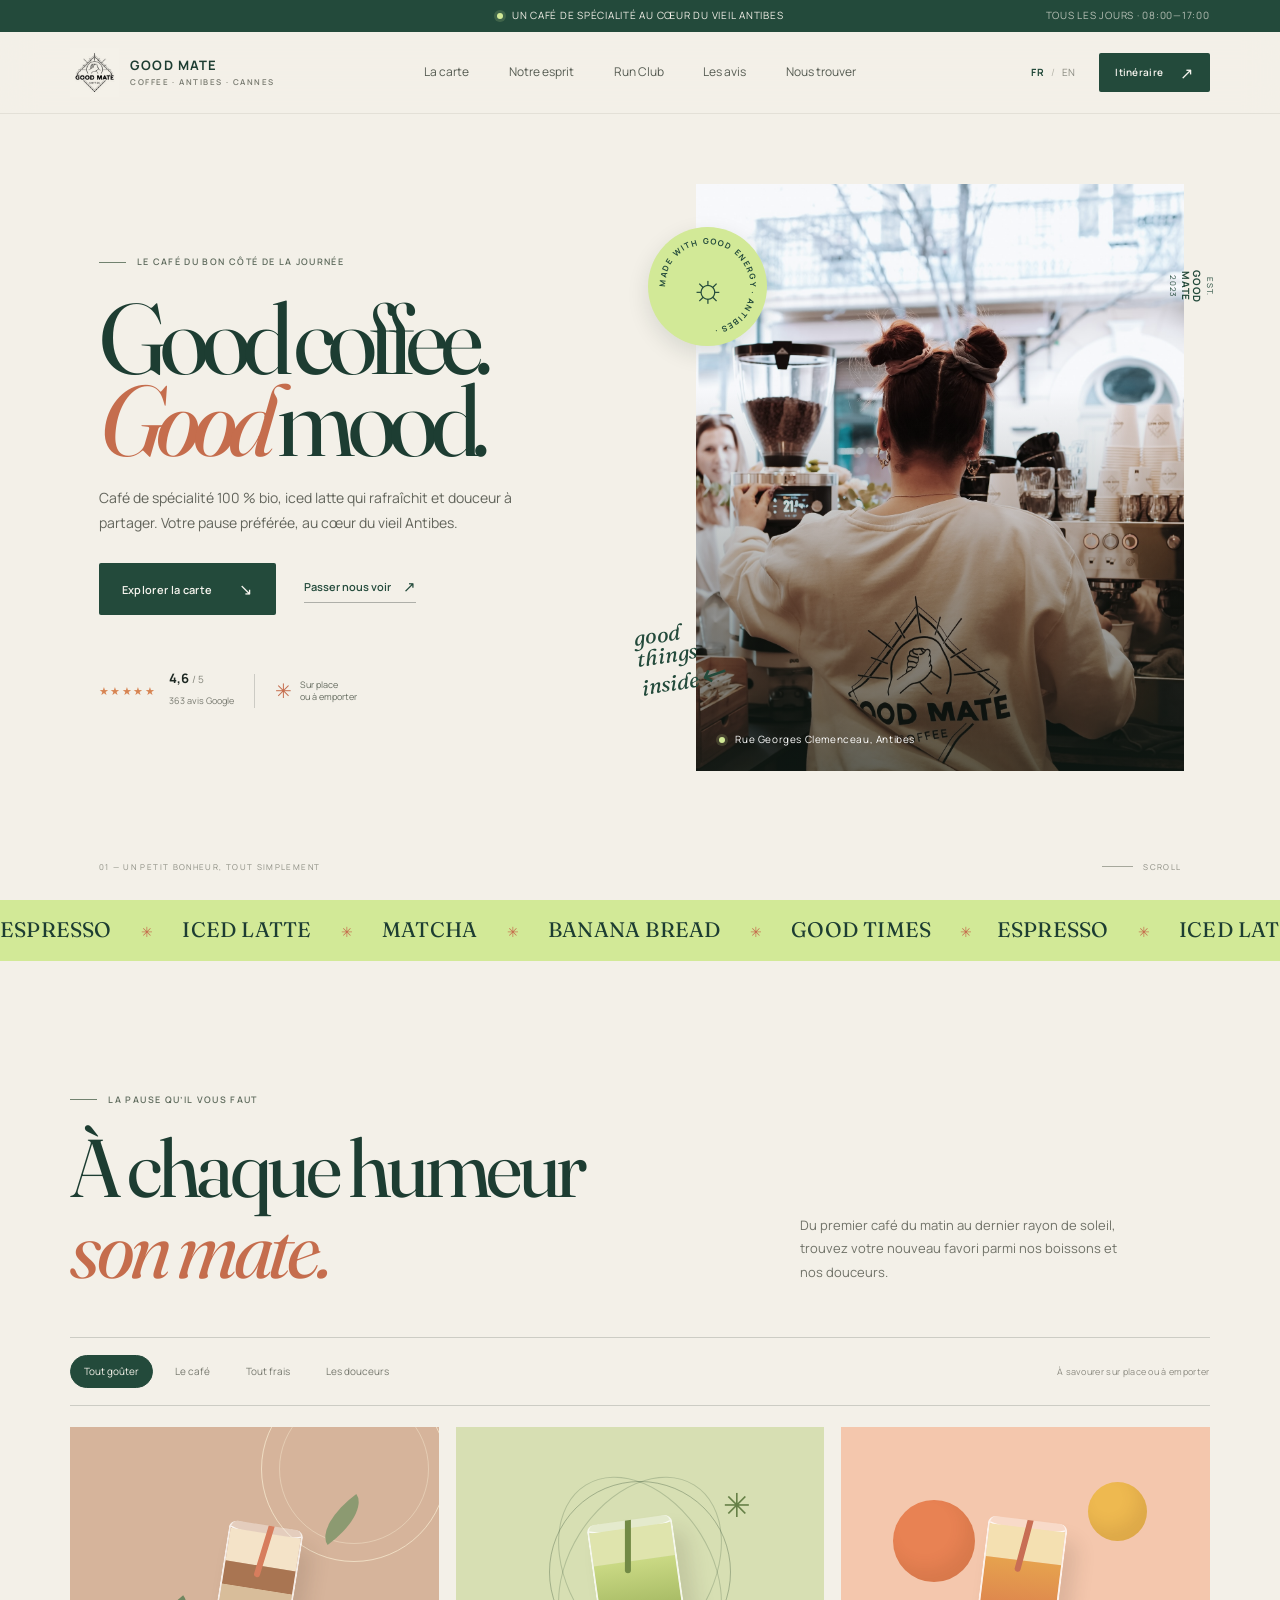
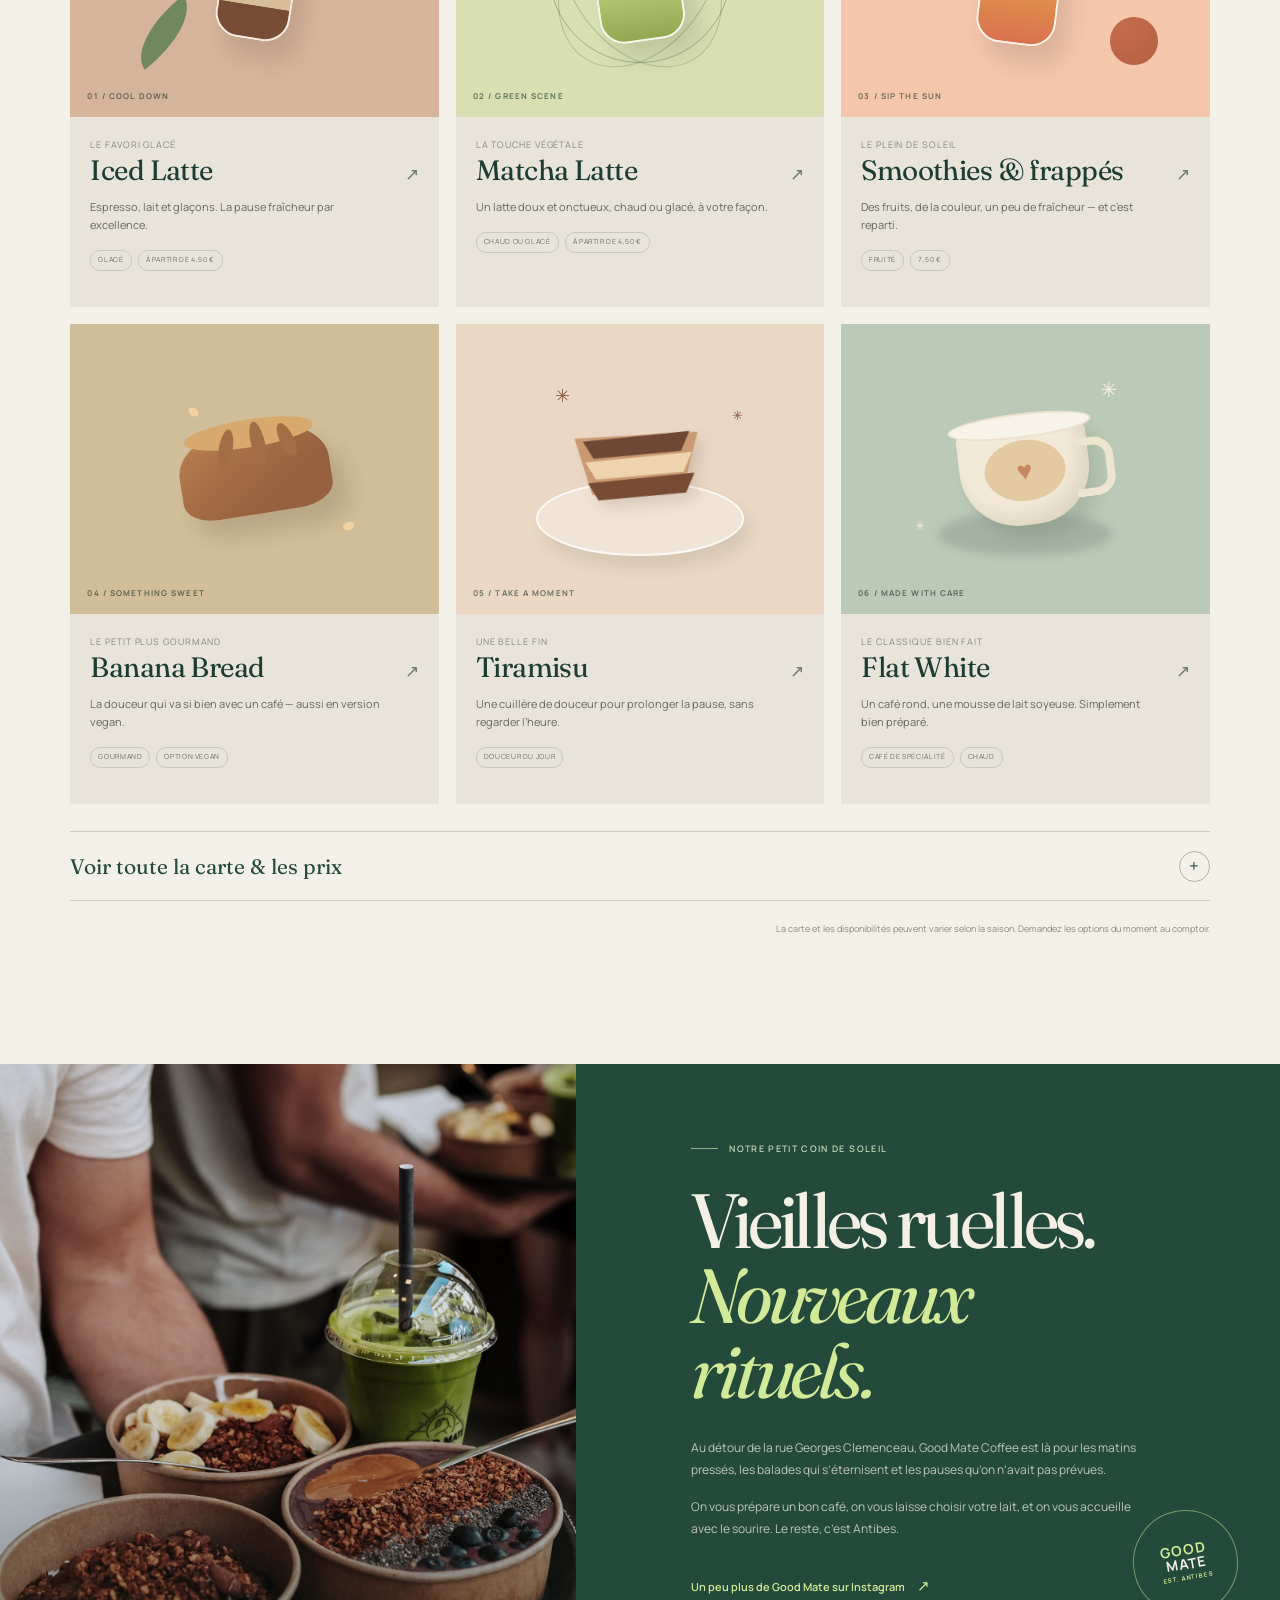
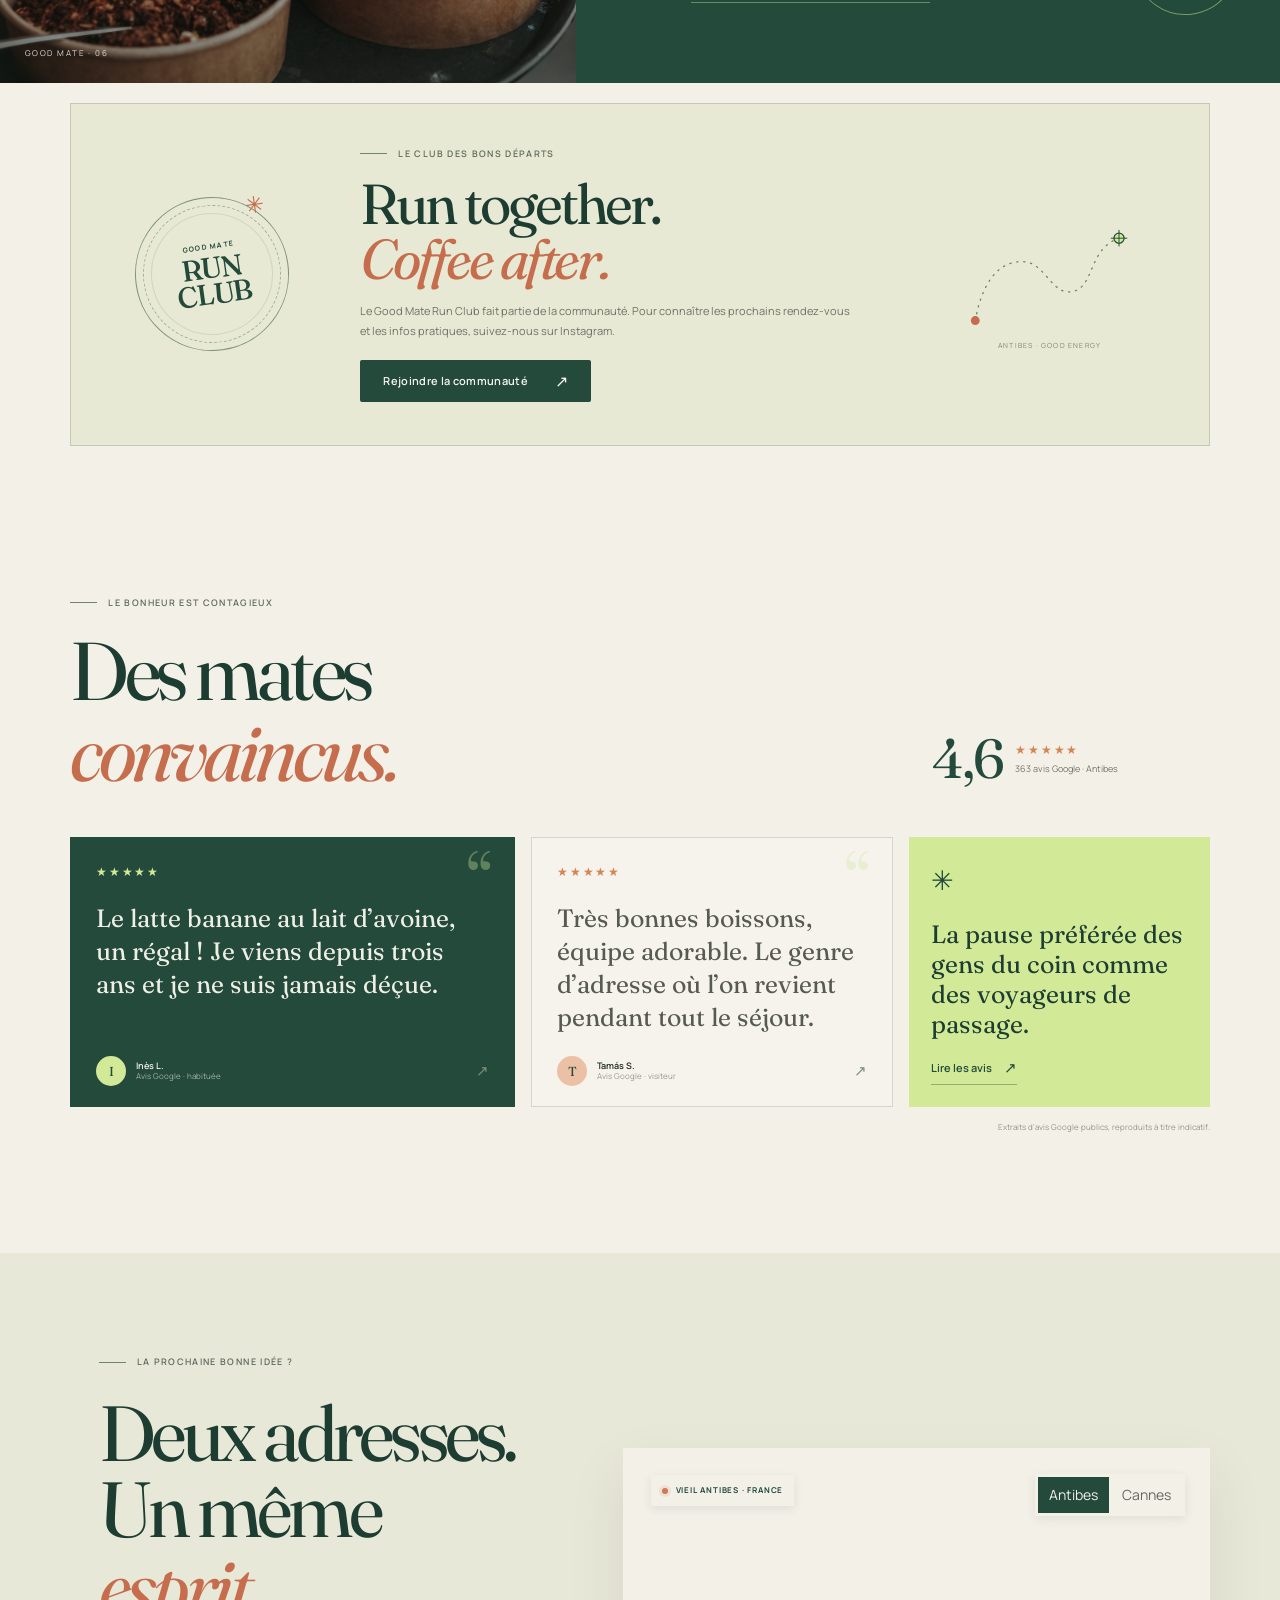
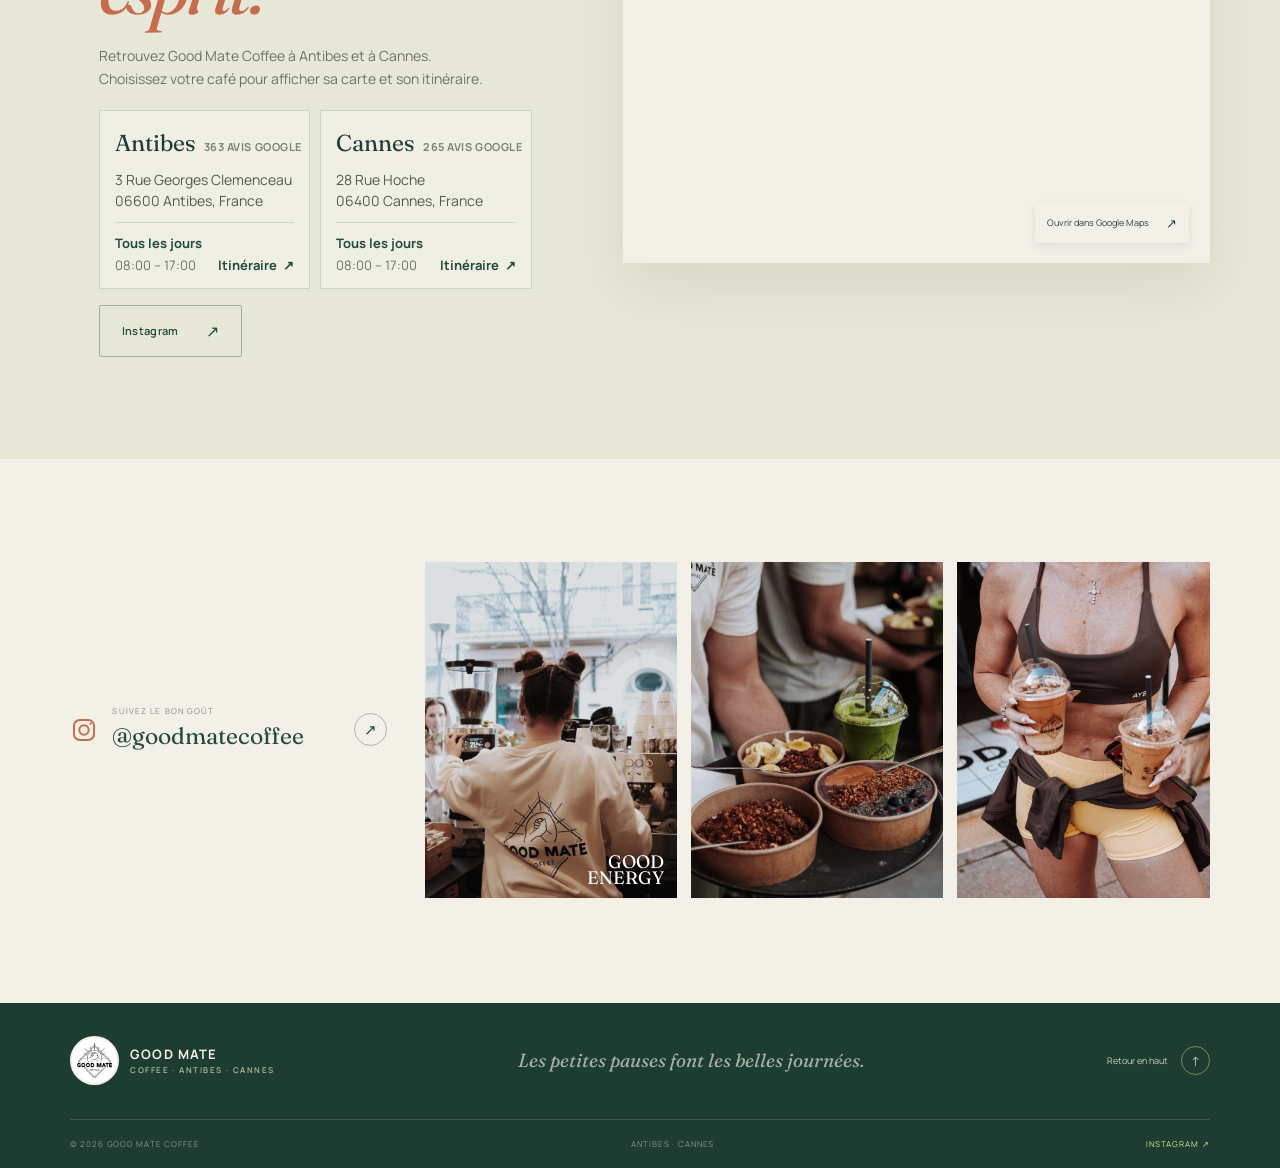
<file: index.html>
<!doctype html>
<html lang="fr">
<head>
  <meta charset="utf-8">
  <meta name="viewport" content="width=device-width, initial-scale=1">
  <meta name="theme-color" content="#f3f0e8">
  <meta name="description" content="Good Mate Coffee — café de spécialité bio, matcha et smoothies à Antibes et Cannes. Deux adresses ouvertes tous les jours de 8h à 17h.">
  <meta property="og:title" content="Good Mate Coffee — Antibes & Cannes">
  <meta property="og:description" content="Un café de spécialité, une petite douceur : retrouvez Good Mate Coffee à Antibes et à Cannes.">
  <meta property="og:site_name" content="Good Mate Coffee">
  <meta property="og:locale" content="fr_FR">
  <meta property="og:type" content="website">
  <meta property="og:image" content="https://goodmatecoffee.com/assets/iced-lattes.jpg">
  <meta name="twitter:card" content="summary_large_image">
  <title>Good Mate Coffee — Café de spécialité à Antibes & Cannes</title>
  <link rel="icon" type="image/jpeg" href="assets/good-mate-logo.jpg">
  <link rel="preconnect" href="https://fonts.googleapis.com">
  <link rel="preconnect" href="https://fonts.gstatic.com" crossorigin>
  <link href="https://fonts.googleapis.com/css2?family=Fraunces:ital,opsz,wght@0,9..144,400;0,9..144,500;1,9..144,400;1,9..144,500&family=Manrope:wght@400;500;600;700&display=swap" rel="stylesheet">
  <link rel="stylesheet" href="styles.css">
  <script src="script.js" defer></script>
  <script type="application/ld+json">
    {
      "@context": "https://schema.org",
      "@graph": [
        {
          "@type": "Organization",
          "@id": "https://goodmatecoffee.com/#brand",
          "name": "Good Mate Coffee",
          "url": "https://goodmatecoffee.com/",
          "logo": "https://goodmatecoffee.com/assets/good-mate-logo.jpg",
          "sameAs": ["https://www.instagram.com/goodmatecoffee/"],
          "subOrganization": [
            { "@id": "https://goodmatecoffee.com/#antibes" },
            { "@id": "https://goodmatecoffee.com/#cannes" }
          ]
        },
        {
          "@type": "CafeOrCoffeeShop",
          "@id": "https://goodmatecoffee.com/#antibes",
          "name": "Good Mate Coffee — Antibes",
          "url": "https://goodmatecoffee.com/",
          "image": "https://goodmatecoffee.com/assets/barista-team.jpg",
          "priceRange": "€1–€10",
          "servesCuisine": ["Café", "Thé", "Smoothies"],
          "parentOrganization": { "@id": "https://goodmatecoffee.com/#brand" },
          "address": {
            "@type": "PostalAddress",
            "streetAddress": "3 Rue Georges Clemenceau",
            "postalCode": "06600",
            "addressLocality": "Antibes",
            "addressCountry": "FR"
          },
          "openingHoursSpecification": [{
            "@type": "OpeningHoursSpecification",
            "dayOfWeek": ["Monday", "Tuesday", "Wednesday", "Thursday", "Friday", "Saturday", "Sunday"],
            "opens": "08:00",
            "closes": "17:00"
          }]
        },
        {
          "@type": "CafeOrCoffeeShop",
          "@id": "https://goodmatecoffee.com/#cannes",
          "name": "Good Mate Coffee — Cannes",
          "url": "https://goodmatecoffee.com/",
          "image": "https://goodmatecoffee.com/assets/iced-lattes.jpg",
          "priceRange": "€1–€10",
          "servesCuisine": ["Café", "Thé", "Smoothies"],
          "parentOrganization": { "@id": "https://goodmatecoffee.com/#brand" },
          "address": {
            "@type": "PostalAddress",
            "streetAddress": "28 Rue Hoche",
            "postalCode": "06400",
            "addressLocality": "Cannes",
            "addressCountry": "FR"
          },
          "openingHoursSpecification": [{
            "@type": "OpeningHoursSpecification",
            "dayOfWeek": ["Monday", "Tuesday", "Wednesday", "Thursday", "Friday", "Saturday", "Sunday"],
            "opens": "08:00",
            "closes": "17:00"
          }]
        }
      ]
    }
  </script>
</head>
<body>
  <a class="skip-link" href="#main" data-fr="Aller au contenu" data-en="Skip to content">Aller au contenu</a>
  <div class="announcement">
    <span class="announcement-dot"></span>
    <span data-fr="Un café de spécialité au cœur du vieil Antibes" data-en="Specialty coffee in the heart of Old Antibes">Un café de spécialité au cœur du vieil Antibes</span>
    <span class="announcement-right" data-fr="Tous les jours · 08:00—17:00" data-en="Every day · 8 am—5 pm">Tous les jours · 08:00—17:00</span>
  </div>

  <header class="site-header" id="top">
    <a class="brand" href="#top" aria-label="Good Mate Coffee, accueil">
      <img class="brand-logo" src="assets/good-mate-logo.jpg" alt="">
      <span class="brand-name">GOOD MATE<small>COFFEE · ANTIBES · CANNES</small></span>
    </a>
    <button class="menu-toggle" aria-label="Ouvrir le menu" aria-expanded="false" aria-controls="primary-nav">
      <span></span><span></span>
    </button>
    <nav class="primary-nav" id="primary-nav" aria-label="Navigation principale">
      <a href="#carte" data-fr="La carte" data-en="The menu">La carte</a>
      <a href="#esprit" data-fr="Notre esprit" data-en="Our story">Notre esprit</a>
      <a href="#run-club" data-fr="Run Club" data-en="Run Club">Run Club</a>
      <a href="#avis" data-fr="Les avis" data-en="Reviews">Les avis</a>
      <a href="#visite" data-fr="Nous trouver" data-en="Find us">Nous trouver</a>
    </nav>
    <div class="header-actions">
      <button class="language-toggle" type="button" aria-label="Passer en anglais">
        <span class="language-current">FR</span><span class="language-divider">/</span><span>EN</span>
      </button>
      <a class="button button-small button-dark" href="https://www.google.com/maps/dir/?api=1&destination=Good+Mate+Coffee%2C+3+Rue+Georges+Clemenceau%2C+06600+Antibes" target="_blank" rel="noreferrer">
        <span data-fr="Itinéraire" data-en="Get directions">Itinéraire</span><span class="button-arrow" aria-hidden="true">↗</span>
      </a>
    </div>
  </header>

  <main id="main">
    <section class="hero section-shell">
      <div class="hero-copy">
        <div class="eyebrow"><span class="eyebrow-line"></span><span data-fr="Le café du bon côté de la journée" data-en="A good start to your day">Le café du bon côté de la journée</span></div>
        <h1 data-fr="Good coffee.<br><em>Good</em> mood." data-en="Good coffee.<br><em>Good</em> mood.">Good coffee.<br><em>Good</em> mood.</h1>
        <p class="hero-lede" data-fr="Café de spécialité 100 % bio, iced latte qui rafraîchit et douceur à partager. Votre pause préférée, au cœur du vieil Antibes." data-en="100% organic specialty coffee, refreshing iced lattes and something sweet to share. Your favourite little pause in the heart of Old Antibes.">Café de spécialité 100 % bio, iced latte qui rafraîchit et douceur à partager. Votre pause préférée, au cœur du vieil Antibes.</p>
        <div class="hero-ctas">
          <a class="button button-dark" href="#carte"><span data-fr="Explorer la carte" data-en="Explore the menu">Explorer la carte</span><span class="button-arrow" aria-hidden="true">↘</span></a>
          <a class="text-link" href="#visite"><span data-fr="Passer nous voir" data-en="Come say hello">Passer nous voir</span><span aria-hidden="true">↗</span></a>
        </div>
        <div class="hero-proof">
          <div class="proof-stars" aria-label="5 étoiles">★★★★★</div>
          <div><strong>4,6 <span>/ 5</span></strong><small data-fr="363 avis Google" data-en="363 Google reviews">363 avis Google</small></div>
          <div class="proof-divider"></div>
          <div class="proof-note"><span class="proof-spark">✳</span><span data-fr="Sur place<br>ou à emporter" data-en="Stay a while<br>or take it away">Sur place<br>ou à emporter</span></div>
        </div>
      </div>
      <div class="hero-visual">
        <div class="hero-photo-frame">
          <img class="hero-photo" src="assets/barista-team.jpg" alt="L’équipe Good Mate Coffee au comptoir" fetchpriority="high">
          <div class="photo-shade"></div>
          <div class="photo-caption"><span class="caption-dot"></span><span data-fr="Rue Georges Clemenceau, Antibes" data-en="Rue Georges Clemenceau, Antibes">Rue Georges Clemenceau, Antibes</span></div>
        </div>
        <div class="hero-sticker" aria-label="Made with good energy">
          <svg viewBox="0 0 120 120" aria-hidden="true"><defs><path id="sticker-circle" d="M60,60 m-43,0 a43,43 0 1,1 86,0 a43,43 0 1,1 -86,0" /></defs><text><textPath href="#sticker-circle">MADE WITH GOOD ENERGY · ANTIBES · </textPath></text></svg>
          <span class="sticker-sun">☼</span>
        </div>
        <div class="hero-side-note"><span>EST.</span><span>GOOD<br>MATE</span><span>2023</span></div>
        <div class="hero-scribble" aria-hidden="true">good<br>things<br>inside <span>↙</span></div>
      </div>
      <div class="hero-bottomline"><span data-fr="01 — UN PETIT BONHEUR, TOUT SIMPLEMENT" data-en="01 — A LITTLE JOY, SIMPLY">01 — UN PETIT BONHEUR, TOUT SIMPLEMENT</span><span class="scroll-cue"><span></span>SCROLL</span></div>
    </section>

    <section class="ticker" aria-label="Nos incontournables">
      <div class="ticker-track">
        <span>ESPRESSO <i>✳</i> ICED LATTE <i>✳</i> MATCHA <i>✳</i> BANANA BREAD <i>✳</i> GOOD TIMES <i>✳</i></span>
        <span aria-hidden="true">ESPRESSO <i>✳</i> ICED LATTE <i>✳</i> MATCHA <i>✳</i> BANANA BREAD <i>✳</i> GOOD TIMES <i>✳</i></span>
      </div>
    </section>

    <section class="menu-section section-shell" id="carte">
      <div class="section-heading reveal">
        <div>
          <div class="eyebrow"><span class="eyebrow-line"></span><span data-fr="La pause qu’il vous faut" data-en="A little something for you">La pause qu’il vous faut</span></div>
          <h2 data-fr="À chaque humeur<br><em>son mate.</em>" data-en="Whatever your mood,<br><em>there’s a mate.</em>">À chaque humeur<br><em>son mate.</em></h2>
        </div>
        <p class="section-intro" data-fr="Du premier café du matin au dernier rayon de soleil, trouvez votre nouveau favori parmi nos boissons et nos douceurs." data-en="From your first coffee of the morning to the last ray of sunshine, find a new favourite among our drinks and treats.">Du premier café du matin au dernier rayon de soleil, trouvez votre nouveau favori parmi nos boissons et nos douceurs.</p>
      </div>
      <div class="menu-toolbar reveal">
        <div class="filter-tabs" role="group" aria-label="Filtrer la carte">
          <button class="filter-tab active" type="button" data-filter="all" data-fr="Tout goûter" data-en="All good things">Tout goûter</button>
          <button class="filter-tab" type="button" data-filter="coffee" data-fr="Le café" data-en="Coffee">Le café</button>
          <button class="filter-tab" type="button" data-filter="fresh" data-fr="Tout frais" data-en="Fresh">Tout frais</button>
          <button class="filter-tab" type="button" data-filter="treats" data-fr="Les douceurs" data-en="Treats">Les douceurs</button>
        </div>
        <span class="menu-note" data-fr="À savourer sur place ou à emporter" data-en="Enjoy here or take it to go">À savourer sur place ou à emporter</span>
      </div>

      <div class="menu-grid">
        <article class="menu-card card-latte reveal" data-category="coffee fresh">
          <div class="menu-art latte-art" aria-hidden="true"><span class="sun-disc"></span><span class="drink-cup iced-cup"><i></i><b></b></span><span class="art-leaf leaf-one"></span><span class="art-leaf leaf-two"></span><span class="art-label">01 / COOL DOWN</span></div>
          <div class="menu-card-copy"><div><span class="menu-kicker" data-fr="Le favori glacé" data-en="The iced favourite">Le favori glacé</span><h3>Iced Latte</h3></div><span class="menu-card-mark">↗</span><p data-fr="Espresso, lait et glaçons. La pause fraîcheur par excellence." data-en="Espresso, milk and ice. Your go-to cool-down. ">Espresso, lait et glaçons. La pause fraîcheur par excellence.</p><span class="menu-tags"><i data-fr="GLACÉ" data-en="ICED">GLACÉ</i><i data-fr="À PARTIR DE 4,50 €" data-en="FROM €4.50">À PARTIR DE 4,50 €</i></span></div>
        </article>
        <article class="menu-card card-matcha reveal" data-category="fresh">
          <div class="menu-art matcha-art" aria-hidden="true"><span class="art-orbit"></span><span class="drink-cup matcha-cup"><i></i><b></b></span><span class="matcha-leaf">✳</span><span class="art-label">02 / GREEN SCENE</span></div>
          <div class="menu-card-copy"><div><span class="menu-kicker" data-fr="La touche végétale" data-en="A little green moment">La touche végétale</span><h3>Matcha Latte</h3></div><span class="menu-card-mark">↗</span><p data-fr="Un latte doux et onctueux, chaud ou glacé, à votre façon." data-en="A smooth, creamy latte, hot or iced, just the way you like it.">Un latte doux et onctueux, chaud ou glacé, à votre façon.</p><span class="menu-tags"><i data-fr="CHAUD OU GLACÉ" data-en="HOT OR ICED">CHAUD OU GLACÉ</i><i data-fr="À PARTIR DE 4,50 €" data-en="FROM €4.50">À PARTIR DE 4,50 €</i></span></div>
        </article>
        <article class="menu-card card-fruit reveal" data-category="fresh">
          <div class="menu-art fruit-art" aria-hidden="true"><span class="fruit-circle fruit-a"></span><span class="fruit-circle fruit-b"></span><span class="fruit-circle fruit-c"></span><span class="drink-cup smoothie-cup"><i></i><b></b></span><span class="art-label">03 / SIP THE SUN</span></div>
          <div class="menu-card-copy"><div><span class="menu-kicker" data-fr="Le plein de soleil" data-en="A sip of sunshine">Le plein de soleil</span><h3 data-fr="Smoothies & frappés" data-en="Smoothies & frappés">Smoothies & frappés</h3></div><span class="menu-card-mark">↗</span><p data-fr="Des fruits, de la couleur, un peu de fraîcheur — et c’est reparti." data-en="Fruit, colour and a little refreshment — then you’re ready to go.">Des fruits, de la couleur, un peu de fraîcheur — et c’est reparti.</p><span class="menu-tags"><i data-fr="FRUITÉ" data-en="FRUITY">FRUITÉ</i><i>7,50 €</i></span></div>
        </article>
        <article class="menu-card card-bread reveal" data-category="treats">
          <div class="menu-art bread-art" aria-hidden="true"><span class="bread-loaf"><i></i><b></b><em></em></span><span class="bread-crumb crumb-a"></span><span class="bread-crumb crumb-b"></span><span class="art-label">04 / SOMETHING SWEET</span></div>
          <div class="menu-card-copy"><div><span class="menu-kicker" data-fr="Le petit plus gourmand" data-en="A little something sweet">Le petit plus gourmand</span><h3>Banana Bread</h3></div><span class="menu-card-mark">↗</span><p data-fr="La douceur qui va si bien avec un café — aussi en version vegan." data-en="The sweet treat that pairs perfectly with coffee — also available vegan.">La douceur qui va si bien avec un café — aussi en version vegan.</p><span class="menu-tags"><i data-fr="GOURMAND" data-en="A TREAT">GOURMAND</i><i data-fr="OPTION VEGAN" data-en="VEGAN OPTION">OPTION VEGAN</i></span></div>
        </article>
        <article class="menu-card card-tiramisu reveal" data-category="treats">
          <div class="menu-art tiramisu-art" aria-hidden="true"><span class="tira-plate"></span><span class="tira-cake"><i></i><b></b><em></em></span><span class="tira-sprinkle spr-a">✳</span><span class="tira-sprinkle spr-b">✳</span><span class="art-label">05 / TAKE A MOMENT</span></div>
          <div class="menu-card-copy"><div><span class="menu-kicker" data-fr="Une belle fin" data-en="The perfect finish">Une belle fin</span><h3>Tiramisu</h3></div><span class="menu-card-mark">↗</span><p data-fr="Une cuillère de douceur pour prolonger la pause, sans regarder l’heure." data-en="A little spoonful of comfort to make your pause last longer.">Une cuillère de douceur pour prolonger la pause, sans regarder l’heure.</p><span class="menu-tags"><i data-fr="DOUCEUR DU JOUR" data-en="TODAY’S TREAT">DOUCEUR DU JOUR</i></span></div>
        </article>
        <article class="menu-card card-flatwhite reveal" data-category="coffee">
          <div class="menu-art flatwhite-art" aria-hidden="true"><span class="cup-shadow"></span><span class="flatwhite-cup"><span class="latte-heart">♥</span></span><span class="art-sparkle spark-a">✳</span><span class="art-sparkle spark-b">✳</span><span class="art-label">06 / MADE WITH CARE</span></div>
          <div class="menu-card-copy"><div><span class="menu-kicker" data-fr="Le classique bien fait" data-en="A classic, made right">Le classique bien fait</span><h3>Flat White</h3></div><span class="menu-card-mark">↗</span><p data-fr="Un café rond, une mousse de lait soyeuse. Simplement bien préparé." data-en="A balanced coffee with silky milk. Simply, beautifully made.">Un café rond, une mousse de lait soyeuse. Simplement bien préparé.</p><span class="menu-tags"><i data-fr="CAFÉ DE SPÉCIALITÉ" data-en="SPECIALTY COFFEE">CAFÉ DE SPÉCIALITÉ</i><i data-fr="CHAUD" data-en="HOT">CHAUD</i></span></div>
        </article>
      </div>
      <details class="full-menu reveal">
        <summary><span data-fr="Voir toute la carte & les prix" data-en="See the full menu & prices">Voir toute la carte & les prix</span><span class="full-menu-toggle" aria-hidden="true">+</span></summary>
        <div class="full-menu-content">
          <div class="full-menu-heading"><div><span class="eyebrow-mini" data-fr="La carte du comptoir" data-en="From the counter">La carte du comptoir</span><h3 data-fr="Les bonnes choses, en détail." data-en="The good stuff, in detail.">Les bonnes choses, en détail.</h3></div><span class="price-unit" data-fr="PRIX EN € · TTC" data-en="PRICES IN € · INCL. VAT">PRIX EN € · TTC</span></div>
          <div class="full-menu-grid">
            <section class="price-group price-coffee">
              <h4 data-fr="Café · double shot inclus" data-en="Coffee · double shot always">Café · double shot inclus</h4>
              <div class="price-table" role="table" aria-label="Prix des cafés">
                <div class="price-row price-head" role="row"><span role="columnheader"></span><span role="columnheader">SMALL<br><small>10 cl</small></span><span role="columnheader">REGULAR<br><small>24 cl</small></span><span role="columnheader">LARGE / ICED<br><small>35 cl</small></span></div>
                <div class="price-row" role="row"><span>Espresso / double</span><span>2 / 3,5</span><span>—</span><span>—</span></div>
                <div class="price-row" role="row"><span>Cortado</span><span>3 / 4</span><span>—</span><span>—</span></div>
                <div class="price-row" role="row"><span>Flat white</span><span>—</span><span>4,5</span><span>—</span></div>
                <div class="price-row" role="row"><span>Americano</span><span>—</span><span>3,5</span><span>4</span></div>
                <div class="price-row" role="row"><span>Cappuccino</span><span>—</span><span>4,5</span><span>5</span></div>
                <div class="price-row" role="row"><span>Latte</span><span>—</span><span>4,5</span><span>5</span></div>
                <div class="price-row" role="row"><span>Mocha</span><span>—</span><span>5</span><span>5,5</span></div>
                <div class="price-row" role="row"><span>Cold brew</span><span>—</span><span>—</span><span>5</span></div>
                <div class="price-row" role="row"><span>Handbrew V60</span><span>—</span><span>—</span><span>6</span></div>
              </div>
              <p class="price-extra" data-fr="Laits végétaux +0,50 · sirops +0,50 · babyccino +1 · shot espresso +1" data-en="Plant milks +0.50 · syrups +0.50 · babyccino +1 · espresso shot +1">Laits végétaux +0,50 · sirops +0,50 · babyccino +1 · shot espresso +1</p>
            </section>
            <section class="price-group">
              <h4 data-fr="Autres boissons" data-en="Other drinks">Autres boissons</h4>
              <div class="price-list">
                <div class="price-list-row"><span>Chai latte</span><b>4 / 5</b></div>
                <div class="price-list-row"><span>Dirty chai latte</span><b>5 / 6</b></div>
                <div class="price-list-row"><span>Golden latte</span><b>4 / 5</b></div>
                <div class="price-list-row"><span>Matcha latte</span><b>4,5 / 5,5</b></div>
                <div class="price-list-row"><span data-fr="Chocolat chaud" data-en="Hot chocolate">Chocolat chaud</span><b>4,5 / 5,5</b></div>
              </div>
              <p class="price-note" data-fr="Prix Regular / Large glacé" data-en="Regular / large iced prices">Prix Regular / Large glacé</p>
            </section>
            <section class="price-group">
              <h4>Thés Kusmi</h4>
              <div class="price-list">
                <div class="price-list-row"><span data-fr="Thé vert · menthe, jasmin, sencha, maté-citron" data-en="Green tea · mint, jasmine, sencha, mate & lemon">Thé vert · menthe, jasmin, sencha, maté-citron</span><b>4</b></div>
                <div class="price-list-row"><span data-fr="Thé noir · Darjeeling, Earl Grey-citron, English Breakfast" data-en="Black tea · Darjeeling, Earl Grey & lemon, English Breakfast">Thé noir · Darjeeling, Earl Grey-citron, English Breakfast</span><b>4</b></div>
                <div class="price-list-row"><span data-fr="Infusion · hibiscus-fruits rouges, rooibos vanille" data-en="Infusion · hibiscus-red fruits, vanilla rooibos">Infusion · hibiscus-fruits rouges, rooibos vanille</span><b>4</b></div>
              </div>
            </section>
            <section class="price-group">
              <h4>Smoothies Superfruits</h4>
              <div class="price-list">
                <div class="price-list-row"><span data-fr="<i class='flavour-dot flavour-red'></i>Red · açai, fraise, framboise, banane, lait d’amande" data-en="<i class='flavour-dot flavour-red'></i>Red · açai, strawberry, raspberry, banana, almond milk"><i class="flavour-dot flavour-red"></i>Red · açai, fraise, framboise, banane, lait d’amande</span><b>7,5</b></div>
                <div class="price-list-row"><span data-fr="<i class='flavour-dot flavour-yellow'></i>Yellow · curcuma, mangue, fruit de la passion, banane, lait de coco" data-en="<i class='flavour-dot flavour-yellow'></i>Yellow · turmeric, mango, passion fruit, banana, coconut milk"><i class="flavour-dot flavour-yellow"></i>Yellow · curcuma, mangue, fruit de la passion, banane, lait de coco</span><b>7,5</b></div>
                <div class="price-list-row"><span data-fr="<i class='flavour-dot flavour-green'></i>Green · spiruline verte, kiwi, menthe, banane, lait d’amande" data-en="<i class='flavour-dot flavour-green'></i>Green · green spirulina, kiwi, mint, banana, almond milk"><i class="flavour-dot flavour-green"></i>Green · spiruline verte, kiwi, menthe, banane, lait d’amande</span><b>7,5</b></div>
                <div class="price-list-row"><span data-fr="<i class='flavour-dot flavour-pink'></i>Pink · fruit du dragon, ananas, fraise, banane, lait de coco" data-en="<i class='flavour-dot flavour-pink'></i>Pink · dragon fruit, pineapple, strawberry, banana, coconut milk"><i class="flavour-dot flavour-pink"></i>Pink · fruit du dragon, ananas, fraise, banane, lait de coco</span><b>7,5</b></div>
                <div class="price-list-row"><span data-fr="<i class='flavour-dot flavour-blue'></i>Blue · spiruline bleue, myrtille, mangue, banane, lait de coco" data-en="<i class='flavour-dot flavour-blue'></i>Blue · blue spirulina, blueberry, mango, banana, coconut milk"><i class="flavour-dot flavour-blue"></i>Blue · spiruline bleue, myrtille, mangue, banane, lait de coco</span><b>7,5</b></div>
              </div>
            </section>
            <section class="price-group">
              <h4 data-fr="Bols" data-en="Bowls">Bols</h4>
              <div class="price-list">
                <div class="price-list-row"><span data-fr="Granola bowl · yaourt grec, granola artisanal & miel" data-en="Granola bowl · Greek yogurt, artisanal granola & honey">Granola bowl · yaourt grec, granola artisanal & miel</span><b>9,5</b></div>
                <div class="price-list-row"><span data-fr="Açaï bowl · açai, fraise, myrtille, banane, lait d’amande & topping" data-en="Açaí bowl · açai, strawberry, blueberry, banana, almond milk & topping">Açaï bowl · açai, fraise, myrtille, banane, lait d’amande & topping</span><b>12,5</b></div>
                <div class="price-list-row"><span data-fr="Spirulina bowl · spiruline bleue, mangue, ananas, banane, lait de coco & topping" data-en="Spirulina bowl · blue spirulina, mango, pineapple, banana, coconut milk & topping">Spirulina bowl · spiruline bleue, mangue, ananas, banane, lait de coco & topping</span><b>12,5</b></div>
              </div>
            </section>
            <section class="price-group">
              <h4 data-fr="Boissons fraîches" data-en="Soft drinks">Boissons fraîches</h4>
              <div class="price-list">
                <div class="price-list-row"><span data-fr="Eau de source · 50 cl" data-en="Spring water · 50 cl">Eau de source · 50 cl</span><b>2,5</b></div>
                <div class="price-list-row"><span data-fr="Jus Meneau · 25 cl · orange, pamplemousse, pomme, poire, carotte, tomate, multifruits" data-en="Meneau juice · 25 cl · orange, grapefruit, apple, pear, carrot, tomato, mixed fruit">Jus Meneau · 25 cl · orange, pamplemousse, pomme, poire, carotte, tomate, multifruits</span><b>3,5</b></div>
                <div class="price-list-row"><span data-fr="Charitea · thé vert-gingembre, thé noir citron-menthe sans sucre, rooibos-passion, maté pétillant orange ou gingembre sans sucre" data-en="Charitea · green tea-ginger, sugar-free black tea-lemon-mint, rooibos-passion fruit, sparkling mate-orange or ginger">Charitea · thé vert-gingembre, thé noir citron-menthe sans sucre, rooibos-passion, maté pétillant orange ou gingembre sans sucre</span><b>4</b></div>
                <div class="price-list-row"><span data-fr="Lemonaid · citron vert, passion-mangue, orange sanguine, gingembre" data-en="Lemonaid · lime, passion fruit-mango, blood orange, ginger">Lemonaid · citron vert, passion-mangue, orange sanguine, gingembre</span><b>4</b></div>
                <div class="price-list-row"><span data-fr="Kombucha Rivera · recette artisanale aux ingrédients locaux et de saison" data-en="Rivera kombucha · artisanal recipe with local, seasonal ingredients">Kombucha Rivera · recette artisanale aux ingrédients locaux et de saison</span><b>4,5</b></div>
              </div>
            </section>
          </div>
          <div class="menu-source-footer"><p class="menu-source-note" data-fr="Carte et tarifs repris du menu fourni. Disponibilités et recettes peuvent évoluer ; en cas de doute, le tarif au comptoir fait foi." data-en="Menu and prices transcribed from the menu provided. Items and recipes may change; please confirm current prices at the counter.">Carte et tarifs repris du menu fourni. Disponibilités et recettes peuvent évoluer ; en cas de doute, le tarif au comptoir fait foi.</p><a class="menu-original-link" href="assets/menu-original.png" target="_blank" rel="noreferrer" data-fr="Carte originale ↗" data-en="Original menu ↗">Carte originale ↗</a></div>
        </div>
      </details>
      <p class="menu-footnote reveal" data-fr="La carte et les disponibilités peuvent varier selon la saison. Demandez les options du moment au comptoir." data-en="The menu and availability may change with the season. Ask us about today’s options at the counter.">La carte et les disponibilités peuvent varier selon la saison. Demandez les options du moment au comptoir.</p>
    </section>

    <section class="manifesto" id="esprit">
      <div class="manifesto-image">
          <img src="assets/matcha-bowls.jpg" alt="Bols de granola et matcha glacé chez Good Mate Coffee" loading="lazy">
        <span class="image-index">GOOD MATE · 06</span>
      </div>
      <div class="manifesto-copy">
        <div class="eyebrow eyebrow-light"><span class="eyebrow-line"></span><span data-fr="Notre petit coin de soleil" data-en="Our little corner of sunshine">Notre petit coin de soleil</span></div>
        <h2 data-fr="Vieilles ruelles.<br><em>Nouveaux rituels.</em>" data-en="Old streets.<br><em>New rituals.</em>">Vieilles ruelles.<br><em>Nouveaux rituels.</em></h2>
        <p data-fr="Au détour de la rue Georges Clemenceau, Good Mate Coffee est là pour les matins pressés, les balades qui s’éternisent et les pauses qu’on n’avait pas prévues." data-en="Just off Rue Georges Clemenceau, Good Mate Coffee is here for busy mornings, long strolls and those little pauses you didn’t plan on taking.">Au détour de la rue Georges Clemenceau, Good Mate Coffee est là pour les matins pressés, les balades qui s’éternisent et les pauses qu’on n’avait pas prévues.</p>
        <p data-fr="On vous prépare un bon café, on vous laisse choisir votre lait, et on vous accueille avec le sourire. Le reste, c’est Antibes." data-en="We’ll make you a good coffee, let you choose your milk and welcome you with a smile. The rest is Antibes.">On vous prépare un bon café, on vous laisse choisir votre lait, et on vous accueille avec le sourire. Le reste, c’est Antibes.</p>
        <a class="text-link text-link-light" href="https://www.instagram.com/goodmatecoffee/" target="_blank" rel="noreferrer"><span data-fr="Un peu plus de Good Mate sur Instagram" data-en="A little more Good Mate on Instagram">Un peu plus de Good Mate sur Instagram</span><span aria-hidden="true">↗</span></a>
        <div class="manifesto-stamp">GOOD<br><span>MATE</span><small>EST. ANTIBES</small></div>
      </div>
    </section>

    <section class="run-club section-shell" id="run-club">
      <div class="run-mark" aria-hidden="true"><span>GOOD MATE</span><b>RUN<br>CLUB</b><i>✳</i></div>
      <div class="run-copy">
        <div class="eyebrow"><span class="eyebrow-line"></span><span data-fr="Le club des bons départs" data-en="A club for good starts">Le club des bons départs</span></div>
        <h2 data-fr="Run together.<br><em>Coffee after.</em>" data-en="Run together.<br><em>Coffee after.</em>">Run together.<br><em>Coffee after.</em></h2>
        <p data-fr="Le Good Mate Run Club fait partie de la communauté. Pour connaître les prochains rendez-vous et les infos pratiques, suivez-nous sur Instagram." data-en="The Good Mate Run Club is part of our community. Follow us on Instagram for upcoming meetups and details.">Le Good Mate Run Club fait partie de la communauté. Pour connaître les prochains rendez-vous et les infos pratiques, suivez-nous sur Instagram.</p>
        <a class="button button-dark" href="https://www.instagram.com/goodmatecoffee/" target="_blank" rel="noreferrer"><span data-fr="Rejoindre la communauté" data-en="Join the community">Rejoindre la communauté</span><span class="button-arrow" aria-hidden="true">↗</span></a>
      </div>
      <div class="run-route" aria-hidden="true"><svg viewBox="0 0 300 220" fill="none"><path d="M32 184c7-40 26-94 75-93 38 1 46 59 83 46 30-11 22-67 69-83" stroke="currentColor" stroke-width="2" stroke-linecap="round" stroke-dasharray="2 9"/><circle cx="32" cy="184" r="7" fill="#c56d4d"/><circle cx="259" cy="54" r="8" fill="#d2e997" stroke="#234a3b" stroke-width="2"/><path d="M246 54h26M259 41v26" stroke="#234a3b" stroke-width="1.5"/></svg><span>ANTIBES · GOOD ENERGY</span></div>
    </section>

    <section class="reviews-section section-shell" id="avis">
      <div class="review-top reveal">
        <div>
          <div class="eyebrow"><span class="eyebrow-line"></span><span data-fr="Le bonheur est contagieux" data-en="Good things get around">Le bonheur est contagieux</span></div>
          <h2 data-fr="Des mates<br><em>convaincus.</em>" data-en="Happy mates,<br><em>happy place.</em>">Des mates<br><em>convaincus.</em></h2>
        </div>
          <div class="rating-block"><div class="rating-number">4,6</div><div><div class="rating-stars">★★★★★</div><span data-fr="363 avis Google · Antibes" data-en="363 Google reviews · Antibes">363 avis Google · Antibes</span></div></div>
      </div>
      <div class="review-grid">
        <blockquote class="review-card review-feature reveal">
          <span class="quote-mark">“</span>
          <div class="rating-stars">★★★★★</div>
          <p data-fr="Le latte banane au lait d’avoine, un régal ! Je viens depuis trois ans et je ne suis jamais déçue." data-en="The banana latte with oat milk is delicious! I’ve been coming for three years and I’m never disappointed.">Le latte banane au lait d’avoine, un régal ! Je viens depuis trois ans et je ne suis jamais déçue.</p>
          <footer><span class="review-avatar">I</span><span><strong>Inès L.</strong><small data-fr="Avis Google · habituée" data-en="Google review · regular">Avis Google · habituée</small></span><span class="review-arrow">↗</span></footer>
        </blockquote>
        <blockquote class="review-card reveal">
          <span class="quote-mark">“</span>
          <div class="rating-stars">★★★★★</div>
          <p data-fr="Très bonnes boissons, équipe adorable. Le genre d’adresse où l’on revient pendant tout le séjour." data-en="Great drinks and a lovely team. The kind of place you come back to throughout your stay.">Très bonnes boissons, équipe adorable. Le genre d’adresse où l’on revient pendant tout le séjour.</p>
          <footer><span class="review-avatar avatar-peach">T</span><span><strong>Tamás S.</strong><small data-fr="Avis Google · visiteur" data-en="Google review · visitor">Avis Google · visiteur</small></span><span class="review-arrow">↗</span></footer>
        </blockquote>
        <blockquote class="review-card review-note reveal">
          <span class="review-note-star">✳</span>
          <p data-fr="La pause préférée des gens du coin comme des voyageurs de passage." data-en="A favourite stop for locals and visitors alike.">La pause préférée des gens du coin comme des voyageurs de passage.</p>
          <a class="text-link" href="https://www.google.com/search?q=Good+Mate+Coffee+Antibes+avis" target="_blank" rel="noreferrer"><span data-fr="Lire les avis" data-en="Read the reviews">Lire les avis</span><span aria-hidden="true">↗</span></a>
        </blockquote>
      </div>
      <p class="reviews-disclaimer" data-fr="Extraits d’avis Google publics, reproduits à titre indicatif." data-en="Short excerpts from public Google reviews, shown for reference.">Extraits d’avis Google publics, reproduits à titre indicatif.</p>
    </section>

    <section class="visit-section" id="visite">
      <div class="visit-inner section-shell">
        <div class="visit-copy reveal">
          <div class="eyebrow"><span class="eyebrow-line"></span><span data-fr="La prochaine bonne idée ?" data-en="Your next good idea?">La prochaine bonne idée ?</span></div>
          <h2 data-fr="Deux adresses.<br>Un même <em>esprit.</em>" data-en="Two locations.<br>One good <em>feeling.</em>">Deux adresses.<br>Un même <em>esprit.</em></h2>
          <p data-fr="Retrouvez Good Mate Coffee à Antibes et à Cannes. Choisissez votre café pour afficher sa carte et son itinéraire." data-en="Find Good Mate Coffee in Antibes and Cannes. Choose a location to see its map and directions.">Retrouvez Good Mate Coffee à Antibes et à Cannes. Choisissez votre café pour afficher sa carte et son itinéraire.</p>
          <div class="location-list" aria-label="Nos adresses" data-location-list>
            <article class="location-card">
              <div class="location-card-top"><h3>Antibes</h3><span data-fr="363 AVIS GOOGLE" data-en="363 GOOGLE REVIEWS">363 AVIS GOOGLE</span></div>
              <p>3 Rue Georges Clemenceau<br>06600 Antibes, France</p>
              <div class="location-card-bottom"><span><strong data-fr="Tous les jours" data-en="Every day">Tous les jours</strong><small>08:00 – 17:00</small></span><a href="https://www.google.com/maps/dir/?api=1&amp;destination=Good+Mate+Coffee%2C+3+Rue+Georges+Clemenceau%2C+06600+Antibes" target="_blank" rel="noreferrer"><span data-fr="Itinéraire" data-en="Directions">Itinéraire</span><span aria-hidden="true">↗</span></a></div>
            </article>
            <article class="location-card">
              <div class="location-card-top"><h3>Cannes</h3><span data-fr="265 AVIS GOOGLE" data-en="265 GOOGLE REVIEWS">265 AVIS GOOGLE</span></div>
              <p>28 Rue Hoche<br>06400 Cannes, France</p>
              <div class="location-card-bottom"><span><strong data-fr="Tous les jours" data-en="Every day">Tous les jours</strong><small>08:00 – 17:00</small></span><a href="https://www.google.com/maps/dir/?api=1&amp;destination=Good+Mate+Coffee%2C+28+Rue+Hoche%2C+06400+Cannes" target="_blank" rel="noreferrer"><span data-fr="Itinéraire" data-en="Directions">Itinéraire</span><span aria-hidden="true">↗</span></a></div>
            </article>
          </div>
          <div class="visit-ctas"><a class="button button-outline" href="https://www.instagram.com/goodmatecoffee/" target="_blank" rel="noreferrer"><span data-fr="Instagram" data-en="Instagram">Instagram</span><span class="button-arrow" aria-hidden="true">↗</span></a></div>
        </div>
        <div class="map-wrap reveal">
          <div class="map-switch" role="group" aria-label="Choisir une adresse" data-map-switch>
            <button class="map-tab is-active" type="button" data-map-location="antibes" aria-pressed="true">Antibes</button>
            <button class="map-tab" type="button" data-map-location="cannes" aria-pressed="false">Cannes</button>
          </div>
          <div class="map-label"><span class="map-label-dot"></span><span data-map-label>VIEIL ANTIBES · FRANCE</span></div>
          <iframe data-location-map title="Carte Google Maps — Good Mate Coffee, Antibes" src="https://www.google.com/maps?q=Good+Mate+Coffee%2C+3+Rue+Georges+Clemenceau%2C+06600+Antibes&amp;z=16&amp;output=embed" loading="lazy" referrerpolicy="no-referrer-when-downgrade" allowfullscreen></iframe>
          <a class="map-open" data-map-open href="https://www.google.com/maps/search/?api=1&amp;query=Good+Mate+Coffee%2C+3+Rue+Georges+Clemenceau%2C+06600+Antibes" target="_blank" rel="noreferrer"><span data-fr="Ouvrir dans Google Maps" data-en="Open in Google Maps">Ouvrir dans Google Maps</span><span>↗</span></a>
        </div>
      </div>
    </section>

    <section class="instagram-strip section-shell">
      <div class="insta-copy reveal"><span class="insta-icon" aria-hidden="true"><svg viewBox="0 0 24 24"><rect x="3.4" y="3.4" width="17.2" height="17.2" rx="5"/><circle cx="12" cy="12" r="4"/><circle class="insta-dot" cx="17.65" cy="6.55" r="1"/></svg></span><div><span class="eyebrow-mini" data-fr="Suivez le bon goût" data-en="Follow the good stuff">Suivez le bon goût</span><a href="https://www.instagram.com/goodmatecoffee/" target="_blank" rel="noreferrer">@goodmatecoffee</a></div><a class="insta-cta" href="https://www.instagram.com/goodmatecoffee/" target="_blank" rel="noreferrer" aria-label="Voir Good Mate Coffee sur Instagram">↗</a></div>
      <a class="insta-tile insta-tile-one reveal" href="https://www.instagram.com/goodmatecoffee/" target="_blank" rel="noreferrer" aria-label="Voir les photos de Good Mate Coffee sur Instagram"><img src="assets/barista-team.jpg" alt="Barista Good Mate Coffee au comptoir" loading="lazy"><span>GOOD<br>ENERGY</span></a>
      <a class="insta-tile insta-tile-two reveal" href="https://www.instagram.com/goodmatecoffee/" target="_blank" rel="noreferrer" aria-label="Voir les photos de Good Mate Coffee sur Instagram"><img src="assets/matcha-bowls.jpg" alt="Matcha et bols de fruits" loading="lazy"></a>
      <a class="insta-tile insta-tile-three reveal" href="https://www.instagram.com/goodmatecoffee/" target="_blank" rel="noreferrer" aria-label="Voir les photos de Good Mate Coffee sur Instagram"><img src="assets/iced-lattes.jpg" alt="Deux iced lattes Good Mate Coffee" loading="lazy"></a>
    </section>
  </main>

  <footer class="site-footer">
    <div class="footer-top section-shell">
      <a class="brand brand-footer" href="#top" aria-label="Good Mate Coffee, accueil"><img class="brand-logo" src="assets/good-mate-logo.jpg" alt=""><span class="brand-name">GOOD MATE<small>COFFEE · ANTIBES · CANNES</small></span></a>
      <p data-fr="Les petites pauses font les belles journées." data-en="Little pauses make lovely days.">Les petites pauses font les belles journées.</p>
      <a class="back-top" href="#top"><span data-fr="Retour en haut" data-en="Back to top">Retour en haut</span><b>↑</b></a>
    </div>
    <div class="footer-bottom section-shell"><span>© <span id="current-year">2026</span> GOOD MATE COFFEE</span><span>ANTIBES · CANNES</span><a href="https://www.instagram.com/goodmatecoffee/" target="_blank" rel="noreferrer">INSTAGRAM ↗</a></div>
  </footer>
  <a class="mobile-visit" href="#visite"><span class="mobile-visit-dot"></span><span data-fr="Nos deux adresses" data-en="Our locations">Nos deux adresses</span><span>↗</span></a>
</body>
</html>
</file>
<file: styles.css>
:root {
  --paper: #f3f0e8;
  --paper-deep: #e9e4d8;
  --ink: #1d2822;
  --green: #234a3b;
  --green-deep: #1d3d32;
  --lime: #d2e997;
  --muted: #77796f;
  --line: rgba(29, 40, 34, .18);
  --serif: "Fraunces", Georgia, serif;
  --sans: "Manrope", Arial, sans-serif;
  --page-width: 1440px;
}

* { box-sizing: border-box; }
html { scroll-behavior: smooth; scroll-padding-top: 100px; }
body { margin: 0; background: var(--paper); color: var(--ink); font-family: var(--sans); font-size: 15px; line-height: 1.55; -webkit-font-smoothing: antialiased; }
body.nav-open { overflow: hidden; }
img { display: block; width: 100%; }
a { color: inherit; text-decoration: none; }
button { color: inherit; font: inherit; }
::selection { background: var(--lime); color: var(--ink); }

.skip-link { position: fixed; z-index: 1000; left: 18px; top: 12px; padding: 10px 14px; color: white; background: var(--green); border-radius: 3px; transform: translateY(-150%); }
.skip-link:focus { transform: translateY(0); }
.announcement { min-height: 32px; padding: 6px 5.5vw; display: flex; align-items: center; gap: 9px; justify-content: center; background: var(--green); color: #f3f0e8; font-size: 10px; letter-spacing: .075em; text-transform: uppercase; }
.announcement-dot, .caption-dot, .map-label-dot { width: 6px; height: 6px; border-radius: 50%; display: inline-block; background: var(--lime); box-shadow: 0 0 0 3px rgba(210, 233, 151, .16); }
.announcement-right { position: absolute; right: 5.5vw; color: rgba(243,240,232,.72); }
.site-header { position: sticky; top: 0; z-index: 50; min-height: 82px; display: grid; grid-template-columns: 1fr auto 1fr; align-items: center; padding: 0 5.5vw; background: rgba(243, 240, 232, .92); border-bottom: 1px solid rgba(29,40,34,.08); backdrop-filter: blur(16px); }
.brand { display: inline-flex; align-items: center; gap: 11px; width: fit-content; }
.brand-logo { display: block; width: 49px; height: 49px; flex: 0 0 auto; object-fit: contain; mix-blend-mode: multiply; }
.brand-footer .brand-logo { padding: 2px; border-radius: 50%; background: var(--paper); mix-blend-mode: normal; }
.brand-name { display: flex; flex-direction: column; color: var(--green-deep); font-size: 13px; font-weight: 700; letter-spacing: .08em; line-height: 1.2; }
.brand-name small { margin-top: 3px; font-size: 8px; font-weight: 600; letter-spacing: .18em; color: var(--muted); }
.primary-nav { display: flex; align-items: center; gap: clamp(24px, 3.1vw, 49px); }
.primary-nav a { position: relative; font-size: 12px; color: #555b52; transition: color .2s ease; }
.primary-nav a::after { position: absolute; content: ""; left: 0; right: 100%; bottom: -6px; height: 1px; background: var(--green); transition: right .25s ease; }
.primary-nav a:hover { color: var(--green); }
.primary-nav a:hover::after { right: 0; }
.header-actions { display: flex; justify-content: flex-end; align-items: center; gap: 23px; }
.language-toggle { display: inline-flex; gap: 6px; padding: 8px 0; border: 0; background: none; cursor: pointer; color: #898a81; font-size: 10px; letter-spacing: .08em; }
.language-toggle .language-current { color: var(--green); font-weight: 700; }
.language-divider { color: #b5b4aa; }
.button { display: inline-flex; min-height: 52px; align-items: center; justify-content: center; gap: 27px; padding: 0 22px; border: 1px solid transparent; border-radius: 2px; font-size: 11px; font-weight: 600; letter-spacing: .03em; transition: transform .22s ease, background .22s ease, color .22s ease; }
.button:hover { transform: translateY(-3px); }
.button-dark { color: #f7f5ef; background: var(--green); }
.button-dark:hover { background: var(--green-deep); }
.button-small { min-height: 39px; padding: 0 15px; gap: 17px; font-size: 10px; }
.button-arrow { font-size: 16px; font-weight: 400; line-height: 1; }
.button-outline { color: var(--green); border-color: rgba(35,74,59,.35); background: transparent; }
.button-outline:hover { color: white; border-color: var(--green); background: var(--green); }
.menu-toggle { display: none; }

.section-shell { width: min(100% - 11vw, var(--page-width)); margin-inline: auto; }
.hero { min-height: min(790px, calc(100vh - 114px)); position: relative; display: grid; grid-template-columns: 1.03fr .97fr; align-items: center; gap: 3.5%; padding-top: 50px; padding-bottom: 84px; }
.hero-copy { position: relative; z-index: 2; max-width: 600px; padding: 0 0 15px 2.2vw; }
.eyebrow { display: flex; align-items: center; gap: 11px; color: #5f6b5d; font-size: 9px; font-weight: 600; letter-spacing: .15em; text-transform: uppercase; }
.eyebrow-line { display: inline-block; width: 27px; height: 1px; background: #71826f; }
h1, h2, h3, p { margin-top: 0; }
.hero h1 { margin: 28px 0 24px; color: var(--green-deep); font-family: var(--serif); font-size: clamp(72px, 7.8vw, 122px); font-weight: 400; letter-spacing: -.075em; line-height: .82; }
.hero h1 em, h2 em { color: #c56d4d; font-weight: 400; }
.hero-lede { max-width: 430px; margin-bottom: 28px; color: #62645b; font-size: 14px; line-height: 1.8; }
.hero-ctas { display: flex; align-items: center; gap: 28px; }
.text-link { display: inline-flex; align-items: center; gap: 12px; border-bottom: 1px solid rgba(29,40,34,.32); padding: 0 0 4px; color: var(--green); font-size: 11px; font-weight: 600; transition: gap .2s ease, border-color .2s ease; }
.text-link:hover { gap: 18px; border-color: var(--green); }
.text-link > span:last-child { font-size: 15px; font-weight: 400; }
.hero-proof { display: flex; align-items: center; gap: 13px; margin-top: 56px; }
.proof-stars, .rating-stars { color: #d78452; font-size: 11px; letter-spacing: .14em; }
.hero-proof strong { display: block; font-size: 13px; line-height: 1.2; }
.hero-proof strong span { color: #84857b; font-size: 10px; font-weight: 400; }
.hero-proof small { color: #77796f; font-size: 9px; }
.proof-divider { width: 1px; height: 34px; margin: 0 7px; background: var(--line); }
.proof-note { display: flex; align-items: center; gap: 8px; color: #666c60; font-size: 9px; line-height: 1.25; }
.proof-spark { color: #c56d4d; font-size: 20px; }
.hero-visual { position: relative; width: 100%; max-width: 585px; margin-left: auto; padding: 0 26px 25px 20px; }
.hero-photo-frame { position: relative; overflow: hidden; aspect-ratio: .83; background: #c7b6a0; }
.hero-photo { width: 100%; height: 100%; object-fit: cover; object-position: 54% center; filter: saturate(.8); transition: transform .9s cubic-bezier(.2,.7,.2,1); }
.hero-photo-frame.image-fallback { background: radial-gradient(circle at 70% 24%, #cdb58f 0 12%, transparent 12.5%), linear-gradient(140deg, #97765a, #d9c5a9 47%, #71816a); }
.image-fallback > img { display: none; }
.hero-photo-frame:hover .hero-photo { transform: scale(1.035); }
.photo-shade { position: absolute; inset: 35% 0 0; background: linear-gradient(0deg, rgba(20,34,27,.61), transparent); }
.photo-caption { position: absolute; display: flex; align-items: center; gap: 10px; bottom: 23px; left: 23px; color: white; font-size: 10px; letter-spacing: .06em; }
.hero-sticker { position: absolute; display: grid; place-items: center; width: 119px; height: 119px; top: 7%; left: -28px; border-radius: 50%; background: var(--lime); color: var(--green); box-shadow: 0 8px 22px rgba(26,43,31,.12); animation: slow-spin 32s linear infinite; }
.hero-sticker svg { position: absolute; inset: 0; width: 100%; height: 100%; overflow: visible; fill: currentColor; font-size: 8.1px; font-family: var(--sans); font-weight: 700; letter-spacing: 1.4px; }
.sticker-sun { font-size: 38px; line-height: 1; animation: slow-spin 32s linear infinite reverse; }
@keyframes slow-spin { to { transform: rotate(360deg); } }
.hero-side-note { position: absolute; right: -4px; top: 14%; display: grid; gap: 3px; color: var(--green); font-size: 8px; line-height: 1.1; letter-spacing: .1em; text-align: center; writing-mode: vertical-rl; }
.hero-side-note span:nth-child(2) { font-size: 10px; font-weight: 700; }
.hero-scribble { position: absolute; left: -39px; bottom: 17%; color: var(--green); font-family: var(--serif); font-size: 22px; font-style: italic; line-height: .95; transform: rotate(-9deg); }
.hero-scribble span { display: inline-block; font-family: var(--sans); font-size: 31px; font-style: normal; transform: rotate(35deg); }
.hero-bottomline { position: absolute; bottom: 27px; left: 2.2vw; right: 2.2vw; display: flex; justify-content: space-between; color: #8a8b80; font-size: 8px; letter-spacing: .17em; }
.scroll-cue { display: flex; align-items: center; gap: 10px; }
.scroll-cue span { display: inline-block; width: 31px; height: 1px; background: #a6a89c; }

.ticker { overflow: hidden; padding: 13px 0 15px; color: var(--green-deep); background: var(--lime); }
.ticker-track { display: flex; width: max-content; animation: ticker-move 36s linear infinite; }
.ticker-track span { white-space: nowrap; font-family: var(--serif); font-size: 21px; letter-spacing: .01em; }
.ticker-track i { padding: 0 24px; color: #c56d4d; font-family: var(--sans); font-size: 14px; font-style: normal; }
@keyframes ticker-move { to { transform: translateX(-50%); } }

.menu-section { padding-top: 132px; padding-bottom: 128px; }
.section-heading { display: flex; align-items: end; justify-content: space-between; gap: 40px; margin-bottom: 48px; }
h2 { margin: 22px 0 0; color: var(--green-deep); font-family: var(--serif); font-size: clamp(49px, 6.4vw, 87px); font-weight: 400; letter-spacing: -.055em; line-height: .98; }
.section-intro { max-width: 330px; margin: 0 7% 5px 0; color: #707268; font-size: 13px; line-height: 1.8; }
.menu-toolbar { display: flex; align-items: center; justify-content: space-between; padding: 17px 0; margin-bottom: 21px; border-top: 1px solid var(--line); border-bottom: 1px solid var(--line); }
.filter-tabs { display: flex; gap: 8px; }
.filter-tab { min-height: 33px; padding: 0 13px; border: 1px solid transparent; border-radius: 18px; background: transparent; color: #77796f; font-size: 10px; cursor: pointer; transition: .2s ease; }
.filter-tab:hover { color: var(--green); border-color: rgba(35,74,59,.25); }
.filter-tab.active { color: var(--paper); border-color: var(--green); background: var(--green); }
.menu-note { color: #8c8b81; font-size: 9px; letter-spacing: .035em; }
.menu-grid { display: grid; grid-template-columns: repeat(3, 1fr); gap: 17px; }
.menu-card { overflow: hidden; min-width: 0; background: #e8e4da; transition: opacity .3s ease, transform .3s ease, box-shadow .3s ease; }
.menu-card:hover { transform: translateY(-5px); box-shadow: 0 15px 35px rgba(36,52,41,.11); }
.menu-card.is-hidden { display: none; }
.menu-art { position: relative; display: grid; overflow: hidden; place-items: center; height: clamp(180px, 23vw, 290px); }
.card-latte .menu-art { background: #d6b49b; }
.card-matcha .menu-art { background: #d7dfb3; }
.card-fruit .menu-art { background: #f4c7ad; }
.card-bread .menu-art { background: #d0bd99; }
.card-tiramisu .menu-art { background: #ead8c5; }
.card-flatwhite .menu-art { background: #bbc9b7; }
.art-label { position: absolute; z-index: 3; bottom: 15px; left: 17px; color: rgba(31,54,42,.63); font-size: 8px; font-weight: 700; letter-spacing: .14em; }
.drink-cup { position: absolute; z-index: 2; display: block; width: 89px; height: 132px; border: 2px solid rgba(255,255,255,.75); border-top: 0; border-radius: 8px 8px 25px 25px; overflow: hidden; transform: rotate(-7deg); box-shadow: 12px 17px 20px rgba(56,42,29,.13); }
.drink-cup::before { position: absolute; content: ""; top: -5px; left: -4px; right: -4px; height: 13px; border-radius: 50%; border: 2px solid rgba(255,255,255,.8); background: rgba(255,255,255,.34); }
.drink-cup::after { position: absolute; content: ""; z-index: 3; left: 35px; top: -21px; width: 6px; height: 74px; border-radius: 4px; background: #d77d5d; transform: rotate(8deg); }
.drink-cup i, .drink-cup b { position: absolute; left: 0; right: 0; display: block; }
.drink-cup i { top: 8px; height: 33px; background: rgba(246,240,224,.8); }
.drink-cup b { top: 41px; bottom: 0; background: #784c39; }
.latte-art { background-image: radial-gradient(ellipse at 15% 10%, rgba(246,228,189,.65), transparent 28%); }
.sun-disc { position: absolute; width: 186px; height: 186px; top: -51px; right: -8px; border: 1px solid rgba(255,249,222,.6); border-radius: 50%; }
.sun-disc::after { position: absolute; content: ""; inset: 17px; border: 1px solid rgba(255,249,222,.35); border-radius: 50%; }
.iced-cup { width: 75px; height: 115px; transform: rotate(9deg) translate(5px,9px); }
.iced-cup i { background: #f4e3c8; }
.iced-cup b { background: linear-gradient(180deg,#a97552 0 32%,#d8bd9a 33% 55%,#774d38 56% 100%); }
.art-leaf { position: absolute; width: 76px; height: 35px; border-radius: 100% 0 100% 0; background: #718760; transform: rotate(-38deg); }
.leaf-one { left: 15%; bottom: 23%; }
.leaf-two { right: 16%; top: 26%; transform: rotate(144deg) scale(.7); background: #8c9a71; }
.matcha-art { background-image: radial-gradient(circle at 80% 18%,rgba(255,255,255,.25),transparent 19%); }
.art-orbit { position: absolute; width: 182px; height: 182px; border: 1px solid rgba(44,73,47,.32); border-radius: 50%; }
.art-orbit::before,.art-orbit::after { content: ""; position: absolute; inset: 18px -13px; border: 1px solid rgba(44,73,47,.22); border-radius: 50%; transform: rotate(58deg); }
.art-orbit::after { transform: rotate(-58deg); }
.matcha-cup { width: 86px; height: 122px; transform: rotate(-8deg) translate(-4px,8px); }
.matcha-cup i { background: #dfe4ad; }
.matcha-cup b { background: linear-gradient(180deg,#cad984,#91a851); }
.matcha-cup::after { background: #728a45; }
.matcha-leaf { position: absolute; right: 20%; top: 18%; color: #668047; font-size: 33px; }
.fruit-art { background-image: radial-gradient(ellipse at 20% 17%,rgba(255,238,200,.55),transparent 30%); }
.fruit-circle { position: absolute; display: block; width: 82px; height: 82px; border-radius: 50%; box-shadow: inset -9px -13px 16px rgba(110,55,27,.12); }
.fruit-a { left: 14%; top: 25%; background: #e88253; }
.fruit-b { right: 17%; top: 19%; width: 59px; height: 59px; background: #eeb950; }
.fruit-c { right: 14%; bottom: 18%; width: 48px; height: 48px; background: #c36a4c; }
.smoothie-cup { width: 80px; height: 125px; transform: rotate(7deg) translate(-3px,10px); }
.smoothie-cup i { background: #f4e0b1; }
.smoothie-cup b { background: linear-gradient(180deg,#e6a24e,#d8724d); }
.smoothie-cup::after { background: #c86e54; }
.bread-art { background-image: radial-gradient(circle at 77% 30%,rgba(251,240,203,.6),transparent 26%); }
.bread-loaf { position: relative; z-index: 2; display: block; width: 151px; height: 90px; border-radius: 48% 48% 24% 22%; background: linear-gradient(145deg,#bb8050,#97613f 70%); transform: rotate(-9deg); box-shadow: 13px 18px 20px rgba(62,48,35,.16); }
.bread-loaf::before { position: absolute; content: ""; left: 10px; top: -5px; width: 130px; height: 28px; border-radius: 50%; background: #d7a96c; }
.bread-loaf i,.bread-loaf b,.bread-loaf em { position: absolute; z-index: 2; display: block; left: 43px; top: 1px; width: 14px; height: 41px; border-radius: 50%; background: #a36e45; transform: rotate(18deg); }
.bread-loaf b { left: 76px; top: -2px; height: 44px; transform: rotate(-5deg); }
.bread-loaf em { left: 105px; top: 3px; height: 36px; transform: rotate(-17deg); }
.bread-crumb { position: absolute; z-index: 3; display: block; width: 11px; height: 8px; border-radius: 50%; background: #f2d3a1; }
.crumb-a { left: 32%; top: 29%; transform: rotate(35deg); }
.crumb-b { right: 23%; bottom: 29%; transform: rotate(-18deg); }
.tiramisu-art { background-image: radial-gradient(circle at 45% 36%,rgba(255,250,238,.7),transparent 34%); }
.tira-plate { position: absolute; z-index: 1; bottom: 20%; width: 208px; height: 75px; border: 2px solid rgba(255,255,255,.8); border-radius: 50%; background: rgba(255,255,255,.3); box-shadow: 7px 12px 15px rgba(63,47,34,.1); }
.tira-cake { position: relative; z-index: 2; display: block; width: 123px; height: 80px; margin-top: -10px; transform: rotate(-7deg); filter: drop-shadow(6px 9px 7px rgba(79,54,36,.15)); }
.tira-cake::before { position: absolute; content: ""; inset: 7px 0; background: #c99a72; clip-path: polygon(0 0,100% 12%,82% 100%,9% 88%); }
.tira-cake i,.tira-cake b,.tira-cake em { position: absolute; display: block; left: 8px; right: 8px; height: 21px; background: #6e4735; clip-path: polygon(0 0,100% 11%,90% 100%,8% 87%); }
.tira-cake i { top: 11px; }
.tira-cake b { top: 32px; background: #edd4ae; }
.tira-cake em { top: 53px; background: #784b34; }
.tira-sprinkle { position: absolute; z-index: 3; color: #895c43; font-size: 18px; }
.spr-a { left: 27%; top: 20%; }
.spr-b { right: 22%; top: 28%; font-size: 13px; }
.flatwhite-art { background-image: radial-gradient(circle at 50% 49%,rgba(243,239,218,.52),transparent 28%); }
.cup-shadow { position: absolute; bottom: 20%; width: 174px; height: 44px; border-radius: 50%; background: rgba(50,61,49,.16); filter: blur(4px); }
.flatwhite-cup { position: relative; z-index: 2; display: grid; place-items: center; width: 130px; height: 102px; margin-top: 9px; border-radius: 14px 14px 58px 58px; background: #f1e9d5; box-shadow: inset -9px -9px 15px rgba(67,59,44,.1), 9px 13px 16px rgba(44,55,43,.12); transform: rotate(-7deg); }
.flatwhite-cup::before { position: absolute; content: ""; left: -7px; right: -7px; top: -10px; height: 21px; border-radius: 50%; background: #f7f3e8; border: 2px solid #ece2ce; }
.flatwhite-cup::after { position: absolute; content: ""; right: -25px; top: 22px; width: 32px; height: 43px; border: 8px solid #eee5d1; border-left: 0; border-radius: 0 20px 20px 0; }
.latte-heart { z-index: 3; display: grid; place-items: center; width: 81px; height: 61px; margin-top: -8px; border-radius: 50%; color: #c78762; background: #e4caa3; font-size: 27px; }
.art-sparkle { position: absolute; color: #f8f1dd; font-size: 21px; }
.spark-a { top: 17%; right: 25%; }
.spark-b { left: 20%; bottom: 27%; font-size: 12px; }
.menu-card-copy { position: relative; min-height: 190px; padding: 21px 20px 20px; }
.menu-card-copy > div { display: flex; flex-direction: column; }
.menu-kicker { color: #87877d; font-size: 9px; letter-spacing: .1em; text-transform: uppercase; }
.menu-card h3 { margin: 3px 38px 12px 0; color: var(--green-deep); font-family: var(--serif); font-size: 28px; font-weight: 400; letter-spacing: -.02em; line-height: 1.1; }
.menu-card p { max-width: 300px; margin: 0 0 16px; color: #66685f; font-size: 11px; line-height: 1.65; }
.menu-card-mark { position: absolute; top: 44px; right: 20px; color: #69796a; font-size: 17px; transition: transform .2s ease; }
.menu-card:hover .menu-card-mark { transform: translate(3px,-3px); }
.menu-tags { display: flex; flex-wrap: wrap; gap: 6px; }
.menu-tags i { padding: 4px 7px; border: 1px solid rgba(43,67,48,.16); border-radius: 10px; color: #6b7366; font-size: 7px; font-style: normal; letter-spacing: .09em; }
.menu-footnote { margin: 21px 0 0; color: #8a8a80; font-size: 9px; text-align: right; }
.full-menu { margin-top: 27px; border-block: 1px solid var(--line); }
.full-menu summary { display: flex; align-items: center; justify-content: space-between; gap: 20px; min-height: 68px; color: var(--green); font-family: var(--serif); font-size: 21px; cursor: pointer; list-style: none; }
.full-menu summary::-webkit-details-marker { display: none; }
.full-menu summary::marker { content: ""; }
.full-menu-toggle { display: grid; place-items: center; width: 31px; height: 31px; border: 1px solid rgba(35,74,59,.35); border-radius: 50%; font-family: var(--sans); font-size: 17px; transition: transform .25s ease, background .25s ease; }
.full-menu[open] .full-menu-toggle { color: var(--paper); background: var(--green); transform: rotate(45deg); }
.full-menu-content { padding: 29px 0 24px; border-top: 1px solid rgba(29,40,34,.11); }
.full-menu-heading { display: flex; align-items: end; justify-content: space-between; gap: 18px; margin-bottom: 24px; }
.full-menu-heading h3 { margin: 5px 0 0; color: var(--green-deep); font-family: var(--serif); font-size: clamp(28px,3.4vw,43px); font-weight: 400; letter-spacing: -.03em; }
.price-unit { color: #8b8d82; font-size: 8px; letter-spacing: .14em; }
.full-menu-grid { display: grid; grid-template-columns: repeat(3,minmax(0,1fr)); gap: 30px 34px; }
.price-group { min-width: 0; }
.price-coffee { grid-column: span 2; }
.price-group h4 { margin: 0 0 13px; padding-bottom: 8px; border-bottom: 1px solid rgba(29,40,34,.22); color: var(--green); font-family: var(--serif); font-size: 20px; font-weight: 400; }
.price-table { display: flex; flex-direction: column; gap: 0; }
.price-row { display: grid; grid-template-columns: minmax(120px,1fr) 54px 66px 85px; align-items: center; min-height: 31px; border-bottom: 1px dotted rgba(29,40,34,.14); color: #555b52; font-size: 10px; }
.price-row > span:not(:first-child) { text-align: center; color: var(--green-deep); font-variant-numeric: tabular-nums; }
.price-row.price-head { min-height: 38px; color: #878a7e; font-size: 7px; font-weight: 700; letter-spacing: .07em; line-height: 1.15; text-align: center; }
.price-row.price-head span:first-child { text-align: left; }
.price-row.price-head small { font-size: 7px; font-weight: 500; letter-spacing: 0; }
.price-list { display: flex; flex-direction: column; gap: 0; }
.price-list-row { display: flex; align-items: baseline; justify-content: space-between; gap: 15px; padding: 8px 0; border-bottom: 1px dotted rgba(29,40,34,.14); color: #5c6057; font-size: 10px; line-height: 1.45; }
.price-list-row b { flex: 0 0 auto; color: var(--green-deep); font-size: 10px; font-weight: 600; font-variant-numeric: tabular-nums; }
.price-extra,.price-note { margin: 12px 0 0; color: #84867c; font-size: 8px; line-height: 1.6; }
.price-note { text-align: right; }
.flavour-dot { display: inline-block; width: 7px; height: 7px; margin-right: 6px; border-radius: 50%; }
.flavour-red { background: #d77759; }
.flavour-yellow { background: #d6ae51; }
.flavour-green { background: #758a58; }
.flavour-pink { background: #d78da0; }
.flavour-blue { background: #718a9a; }
.menu-source-footer { display: flex; align-items: flex-end; justify-content: space-between; gap: 20px; margin-top: 24px; }
.menu-source-note { max-width: 700px; margin: 0; color: #85867b; font-size: 8px; line-height: 1.6; }
.menu-original-link { flex: 0 0 auto; padding-bottom: 3px; border-bottom: 1px solid rgba(35,74,59,.35); color: var(--green); font-size: 9px; font-weight: 600; }

.manifesto { display: grid; grid-template-columns: .9fr 1.1fr; min-height: 595px; color: var(--paper); background: var(--green); }
.manifesto-image { position: relative; overflow: hidden; min-height: 595px; background: #b8aa92; }
.manifesto-image::after { position: absolute; content: ""; inset: 48% 0 0; background: linear-gradient(0deg,rgba(20,37,28,.4),transparent); }
.manifesto-image img { position: absolute; inset: 0; width: 100%; height: 100%; object-fit: cover; filter: saturate(.75); }
.manifesto-image.image-fallback { background: linear-gradient(135deg,#a88868,#e3d2b8 46%,#516d55); }
.image-index { position: absolute; z-index: 2; left: 25px; bottom: 23px; color: rgba(255,255,255,.84); font-size: 8px; letter-spacing: .18em; }
.manifesto-copy { position: relative; display: flex; flex-direction: column; align-items: flex-start; justify-content: center; padding: 78px 11vw 80px 9vw; }
.eyebrow-light { color: #c2d4b0; }
.eyebrow-light .eyebrow-line { background: #93ae8f; }
.manifesto-copy h2 { position: relative; z-index: 1; margin: 27px 0 28px; color: #f5f0e5; font-size: clamp(50px,6vw,82px); }
.manifesto-copy h2 em { color: var(--lime); }
.manifesto-copy p { position: relative; z-index: 1; max-width: 455px; margin: 0 0 15px; color: rgba(245,240,229,.75); font-size: 12px; line-height: 1.85; }
.text-link-light { position: relative; z-index: 2; margin-top: 19px; color: var(--lime); border-color: rgba(210,233,151,.42); }
.text-link-light:hover { border-color: var(--lime); }
.manifesto-stamp { position: absolute; right: 6%; bottom: 11%; display: flex; flex-direction: column; align-items: center; justify-content: center; width: 105px; height: 105px; border: 1px solid rgba(210,233,151,.5); border-radius: 50%; color: var(--lime); font-size: 14px; font-weight: 700; line-height: .95; letter-spacing: .08em; text-align: center; transform: rotate(-10deg); }
.manifesto-stamp span { color: #f4f0e7; }
.manifesto-stamp small { margin-top: 6px; font-size: 6px; letter-spacing: .15em; }

.run-club { position: relative; display: grid; grid-template-columns: 190px 1fr 190px; align-items: center; gap: 35px; overflow: hidden; padding: 43px 5%; margin-top: 20px; margin-bottom: 22px; border: 1px solid rgba(35,74,59,.2); background: #e7e9d4; }
.run-mark { position: relative; display: grid; place-content: center; width: 154px; height: 154px; border: 1px solid rgba(35,74,59,.55); border-radius: 50%; color: var(--green); text-align: center; transform: rotate(-8deg); }
.run-mark::before,.run-mark::after { position: absolute; content: ""; inset: 7px; border: 1px dashed rgba(35,74,59,.35); border-radius: 50%; }
.run-mark::after { inset: 15px; border-style: solid; opacity: .35; }
.run-mark span { font-size: 7px; font-weight: 700; letter-spacing: .19em; }
.run-mark b { margin-top: 3px; font-family: var(--serif); font-size: 29px; font-weight: 500; line-height: .88; letter-spacing: -.04em; }
.run-mark i { position: absolute; top: -5px; right: 15px; color: #c56d4d; font-size: 23px; font-style: normal; }
.run-copy { position: relative; z-index: 1; }
.run-copy h2 { margin: 15px 0 15px; font-size: clamp(37px,4.4vw,59px); line-height: .98; }
.run-copy h2 em { color: #c56d4d; }
.run-copy p { max-width: 490px; margin: 0 0 19px; color: #6f7167; font-size: 11px; line-height: 1.8; }
.run-copy .button { min-height: 42px; }
.run-route { position: relative; display: flex; align-items: center; justify-content: center; min-height: 155px; color: rgba(35,74,59,.65); }
.run-route svg { width: 100%; max-width: 200px; height: auto; }
.run-route span { position: absolute; bottom: 0; color: #82867a; font-size: 7px; letter-spacing: .17em; }

.reviews-section { padding-top: 128px; padding-bottom: 120px; }
.review-top { display: flex; align-items: end; justify-content: space-between; margin-bottom: 45px; }
.rating-block { display: flex; align-items: center; gap: 13px; margin: 0 8% 6px 0; color: #75766d; font-size: 9px; }
.rating-number { color: var(--green); font-family: var(--serif); font-size: 55px; line-height: 1; letter-spacing: -.04em; }
.rating-stars { margin-bottom: 3px; font-size: 12px; }
.review-grid { display: grid; grid-template-columns: 1.23fr 1fr .83fr; gap: 16px; }
.review-card { position: relative; display: flex; flex-direction: column; min-height: 250px; margin: 0; padding: 25px 25px 20px; border: 1px solid rgba(29,40,34,.15); background: rgba(255,255,255,.17); }
.review-feature { border-color: var(--green); background: var(--green); color: var(--paper); }
.quote-mark { position: absolute; top: 7px; right: 21px; color: rgba(210,233,151,.35); font-family: var(--serif); font-size: 73px; line-height: 1; }
.review-feature .rating-stars { color: var(--lime); }
.review-card > p { max-width: 385px; margin: 17px 0 22px; color: #565a51; font-family: var(--serif); font-size: clamp(19px,2vw,25px); line-height: 1.32; }
.review-feature > p { color: #f0efe6; }
.review-card footer { display: flex; align-items: center; gap: 10px; margin-top: auto; }
.review-avatar { display: grid; place-items: center; width: 30px; height: 30px; border-radius: 50%; color: var(--green); background: var(--lime); font-family: var(--serif); font-size: 13px; }
.avatar-peach { background: #ecc0a5; }
.review-card footer strong,.review-card footer small { display: block; line-height: 1.3; }
.review-card footer strong { font-size: 9px; font-weight: 600; }
.review-card footer small { color: #999a8d; font-size: 8px; }
.review-feature footer small { color: rgba(240,239,230,.62); }
.review-arrow { margin-left: auto; color: #7e907a; font-size: 15px; }
.review-note { justify-content: space-between; min-height: 250px; padding: 22px; color: var(--green); background: var(--lime); border: 0; }
.review-note-star { font-size: 27px; }
.review-note > p { margin: 8px 0; color: var(--green-deep); font-size: 25px; line-height: 1.2; }
.review-note .text-link { align-self: flex-start; }
.reviews-disclaimer { margin: 14px 0 0; color: #96958b; font-size: 8px; text-align: right; }

.visit-section { overflow: hidden; padding: 102px 0; background: #e8e8d8; }
.visit-inner { display: grid; grid-template-columns: .88fr 1.12fr; align-items: center; gap: 8%; }
.visit-copy { padding-left: 2.2vw; }
.visit-copy h2 { margin: 26px 0 19px; font-size: clamp(51px,6.1vw,83px); }
.visit-copy h2 em { color: #c56d4d; }
.visit-copy > p { max-width: 390px; margin: 0 0 20px; color: #707268; font-size: 14px; line-height: 1.65; }
.location-list { display: grid; grid-template-columns: 1fr 1fr; gap: 10px; max-width: 590px; }
.location-card { min-width: 0; padding: 15px 15px 12px; border: 1px solid rgba(35,74,59,.17); background: rgba(255,255,255,.28); }
.location-card-top { display: flex; align-items: baseline; justify-content: space-between; gap: 8px; }
.location-card-top h3 { margin: 0; color: var(--green-deep); font-family: var(--serif); font-size: 23px; font-weight: 400; }
.location-card-top > span { color: #818277; font-size: 11px; font-weight: 700; letter-spacing: .05em; white-space: nowrap; }
.location-card > p { margin: 8px 0 11px; color: #555b52; font-size: 14px; line-height: 1.5; }
.location-card-bottom { display: flex; align-items: end; justify-content: space-between; gap: 7px; padding-top: 10px; border-top: 1px solid rgba(29,40,34,.13); }
.location-card-bottom strong, .location-card-bottom small { display: block; }
.location-card-bottom strong { color: var(--green); font-size: 13px; }
.location-card-bottom small { margin-top: 2px; color: #707268; font-size: 13px; }
.location-card-bottom a { display: inline-flex; align-items: center; gap: 6px; color: var(--green); font-size: 13px; font-weight: 700; white-space: nowrap; }
.location-card-bottom a:hover { color: #a55339; }
.visit-address, .hours-row { display: flex; align-items: center; gap: 13px; max-width: 380px; padding: 16px 0; border-top: 1px solid rgba(29,40,34,.17); color: var(--green); font-size: 11px; }
.address-pin { font-size: 21px; }
.visit-address a { display: grid; place-items: center; width: 30px; height: 30px; margin-left: auto; border: 1px solid rgba(35,74,59,.32); border-radius: 50%; transition: .2s ease; }
.visit-address a:hover { color: var(--paper); background: var(--green); }
.hours-row { border-bottom: 1px solid rgba(29,40,34,.17); }
.hours-icon { font-size: 22px; }
.hours-row strong,.hours-row small { display: block; }
.hours-row strong { font-size: 10px; }
.hours-row small { margin-top: 3px; color: #85867b; font-size: 9px; }
.visit-ctas { display: flex; gap: 11px; margin-top: 16px; }
.map-wrap { position: relative; min-height: 415px; padding: 12px; background: var(--paper); box-shadow: 0 24px 55px rgba(36,49,37,.09); transform: rotate(1.1deg); }
.map-wrap iframe { display: block; width: 100%; height: 389px; border: 0; filter: grayscale(.62) contrast(.93) sepia(.13); }
.map-switch { position: absolute; z-index: 3; top: 26px; right: 25px; display: flex; gap: 2px; padding: 3px; background: var(--paper); box-shadow: 0 3px 10px rgba(37,43,34,.09); }
.map-tab { min-height: 36px; padding: 0 11px; border: 0; background: transparent; color: #65685f; cursor: pointer; font: inherit; font-size: 14px; }
.map-tab.is-active { background: var(--green); color: var(--paper); }
.map-tab:focus-visible, .location-card-bottom a:focus-visible { outline: 2px solid #c56d4d; outline-offset: 3px; }
.map-label { position: absolute; z-index: 2; top: 27px; left: 28px; display: flex; align-items: center; gap: 8px; padding: 9px 11px; background: var(--paper); color: var(--green); font-size: 8px; font-weight: 700; letter-spacing: .1em; box-shadow: 0 3px 10px rgba(37,43,34,.09); }
.map-label-dot { background: #cf7854; box-shadow: 0 0 0 3px rgba(207,120,84,.13); }
.map-open { position: absolute; right: 21px; bottom: 20px; display: flex; gap: 17px; align-items: center; padding: 10px 12px; color: var(--green); background: var(--paper); box-shadow: 0 3px 10px rgba(37,43,34,.09); font-size: 9px; }
.map-open span:last-child { font-size: 13px; }

.instagram-strip { display: grid; grid-template-columns: 1.35fr 1fr 1fr 1fr; align-items: stretch; gap: 14px; padding-top: 103px; padding-bottom: 105px; }
.insta-copy { display: flex; align-items: center; gap: 14px; padding: 20px 24px 20px 0; }
.insta-icon { display: block; width: 28px; height: 28px; color: #c56d4d; }
.insta-icon svg { display: block; width: 100%; height: 100%; fill: none; stroke: currentColor; stroke-width: 1.7; }
.insta-icon .insta-dot { fill: currentColor; stroke: none; }
.eyebrow-mini { display: block; color: #898a80; font-size: 8px; letter-spacing: .14em; text-transform: uppercase; }
.insta-copy div a { display: block; margin-top: 2px; color: var(--green); font-family: var(--serif); font-size: 23px; }
.insta-cta { display: grid; place-items: center; width: 33px; height: 33px; margin-left: auto; border: 1px solid rgba(35,74,59,.35); border-radius: 50%; color: var(--green); font-size: 15px; }
.insta-tile { position: relative; display: block; min-height: 180px; overflow: hidden; background: #d6cab6; }
.insta-tile.image-fallback { background: linear-gradient(135deg,#af805e,#e4c8a6 50%,#738365); }
.insta-tile img { width: 100%; height: 100%; min-height: 180px; object-fit: cover; filter: saturate(.75); transition: transform .6s ease, filter .4s ease; }
.insta-tile:hover img { transform: scale(1.07); filter: saturate(1); }
.insta-tile-one::after { position: absolute; content: ""; inset: 0; background: rgba(26,47,36,.12); }
.insta-tile-one > span { position: absolute; z-index: 1; right: 13px; bottom: 12px; color: white; font-family: var(--serif); font-size: 18px; line-height: .9; text-align: right; }
.insta-tile-three img { object-position: center; }

.site-footer { color: var(--paper); background: var(--green-deep); }
.footer-top { display: flex; align-items: center; justify-content: space-between; min-height: 116px; }
.brand-footer .brand-name { color: var(--paper); }
.brand-footer .brand-name small { color: #abb8a5; }
.footer-top > p { margin: 0; color: rgba(243,240,232,.65); font-family: var(--serif); font-size: 19px; font-style: italic; }
.back-top { display: inline-flex; align-items: center; gap: 13px; color: #c3d0b6; font-size: 9px; }
.back-top b { display: grid; place-items: center; width: 29px; height: 29px; border: 1px solid rgba(210,233,151,.45); border-radius: 50%; font-size: 13px; font-weight: 400; transition: transform .2s ease; }
.back-top:hover b { transform: translateY(-3px); }
.footer-bottom { display: flex; justify-content: space-between; align-items: center; min-height: 49px; border-top: 1px solid rgba(230,234,215,.16); color: rgba(243,240,232,.5); font-size: 8px; letter-spacing: .11em; }
.footer-bottom a { color: var(--lime); }
.mobile-visit { display: none; }

.reveal { opacity: 0; transform: translateY(18px); transition: opacity .65s ease, transform .65s cubic-bezier(.2,.7,.2,1); }
.reveal.is-visible { opacity: 1; transform: translateY(0); }
.menu-card:nth-child(2),.review-card:nth-child(2) { transition-delay: .08s; }
.menu-card:nth-child(3),.review-card:nth-child(3) { transition-delay: .16s; }
.menu-card:nth-child(5) { transition-delay: .08s; }
.menu-card:nth-child(6) { transition-delay: .16s; }

@media (min-width: 1500px) {
  .hero { min-height: 760px; }
  .hero h1 { font-size: 122px; }
}
@media (max-width: 1060px) {
  .site-header { grid-template-columns: 1fr auto auto; gap: 26px; padding-inline: 4vw; }
  .primary-nav { gap: 19px; }
  .header-actions { gap: 14px; }
  .section-shell { width: min(100% - 8vw, var(--page-width)); }
  .section-heading { gap: 24px; }
  .section-heading h2 { font-size: clamp(46px, 5.7vw, 70px); }
  .section-intro { max-width: 280px; margin-right: 2%; }
  .full-menu-grid { grid-template-columns: repeat(2,minmax(0,1fr)); gap: 26px; }
  .price-coffee { grid-column: span 2; }
  .price-row { grid-template-columns: minmax(125px,1fr) 48px 58px 72px; }
  .run-club { grid-template-columns: 140px 1fr 135px; gap: 22px; padding-inline: 4%; }
  .run-mark { width: 126px; height: 126px; }
  .run-route { min-height: 130px; }
  .hero { grid-template-columns: 1fr .88fr; gap: 1%; }
  .hero-copy { padding-left: 0; }
  .hero h1 { font-size: clamp(68px, 8vw, 94px); }
  .hero-visual { padding-right: 19px; }
  .hero-scribble { left: -25px; }
  .manifesto-copy { padding-inline: 7vw; }
  .location-list { grid-template-columns: 1fr; }
  .menu-card-copy { padding-inline: 15px; }
  .menu-card h3 { font-size: 25px; }
  .menu-card-mark { right: 14px; }
  .visit-inner { gap: 5%; }
  .review-grid { grid-template-columns: 1.1fr 1fr .8fr; }
  .review-card { padding-inline: 18px; }
}
@media (max-width: 760px) {
  html { scroll-padding-top: 75px; }
  body { padding-bottom: 60px; }
  .announcement { min-height: 30px; padding-inline: 10px; font-size: 8px; letter-spacing: .045em; }
  .announcement-right { display: none; }
  .site-header { min-height: 70px; grid-template-columns: 1fr auto auto; padding-inline: 5vw; gap: 16px; }
  .brand-logo { width: 43px; height: 43px; }
  .brand { gap: 8px; }
  .brand-name { font-size: 11px; }
  .brand-name small { font-size: 7px; }
  .menu-toggle { position: relative; z-index: 62; display: flex; flex-direction: column; justify-content: center; gap: 5px; width: 36px; height: 36px; padding: 7px; border: 1px solid rgba(35,74,59,.25); background: transparent; cursor: pointer; }
  .menu-toggle span { height: 1px; width: 100%; background: var(--green); transition: transform .2s ease; }
  .menu-toggle[aria-expanded="true"] span:first-child { transform: translateY(3px) rotate(45deg); }
  .menu-toggle[aria-expanded="true"] span:last-child { transform: translateY(-3px) rotate(-45deg); }
  .primary-nav { position: fixed; z-index: 60; inset: 100px 0 auto; display: flex; flex-direction: column; align-items: stretch; gap: 0; padding: 20px 7vw 30px; background: var(--paper); border-bottom: 1px solid var(--line); box-shadow: 0 15px 22px rgba(22,38,28,.09); opacity: 0; visibility: hidden; transform: translateY(-8px); transition: .2s ease; }
  body.has-scrolled .primary-nav { top: 70px; }
  .primary-nav.is-open { opacity: 1; visibility: visible; transform: translateY(0); }
  .primary-nav a { padding: 14px 0; border-bottom: 1px solid rgba(29,40,34,.1); font-family: var(--serif); font-size: 24px; }
  .primary-nav a:last-child { border: 0; }
  .primary-nav a::after { display: none; }
  .header-actions { gap: 0; }
  .header-actions > .button { display: none; }
  .language-toggle { font-size: 9px; }
  .section-shell { width: min(100% - 10vw, var(--page-width)); }
  .hero { display: flex; flex-direction: column; align-items: stretch; gap: 24px; min-height: auto; padding-top: 49px; padding-bottom: 70px; }
  .hero-copy { padding: 0; }
  .eyebrow { font-size: 8px; }
  .hero h1 { margin: 22px 0 19px; font-size: clamp(67px, 16.4vw, 104px); }
  .hero-lede { max-width: 365px; margin-bottom: 20px; font-size: 12px; }
  .hero-ctas { gap: 20px; }
  .button { min-height: 48px; gap: 17px; padding-inline: 16px; font-size: 10px; }
  .hero-proof { margin-top: 30px; }
  .hero-visual { width: 86%; max-width: 460px; margin: 0 auto; padding: 0 18px 16px 10px; }
  .hero-photo-frame { aspect-ratio: .98; }
  .hero-sticker { width: 91px; height: 91px; left: -18px; top: 9%; }
  .hero-sticker svg { font-size: 8px; }
  .sticker-sun { font-size: 30px; }
  .hero-side-note { right: -2px; }
  .hero-scribble { left: 4px; bottom: 15%; font-size: 17px; }
  .hero-bottomline { bottom: 23px; left: 5vw; right: 5vw; font-size: 7px; }
  .ticker { padding-block: 11px 12px; }
  .ticker-track span { font-size: 18px; }
  .ticker-track i { padding-inline: 15px; }
  .menu-section { padding-top: 84px; padding-bottom: 82px; }
  .section-heading { display: block; margin-bottom: 29px; }
  h2 { margin-top: 18px; font-size: clamp(49px, 12vw, 68px); }
  .section-intro { max-width: 340px; margin: 20px 0 0; font-size: 11px; }
  .menu-toolbar { display: block; margin-bottom: 14px; padding: 12px 0; }
  .filter-tabs { overflow-x: auto; gap: 2px; padding-bottom: 3px; scrollbar-width: none; }
  .filter-tabs::-webkit-scrollbar { display: none; }
  .filter-tab { flex: 0 0 auto; min-height: 31px; padding-inline: 11px; font-size: 9px; }
  .menu-note { display: block; margin: 8px 0 0 10px; font-size: 8px; }
  .menu-grid { grid-template-columns: repeat(2, minmax(0, 1fr)); gap: 10px; }
  .menu-art { height: clamp(142px, 42vw, 225px); }
  .art-label { left: 9px; bottom: 10px; font-size: 6px; }
  .drink-cup { transform: scale(.84) rotate(-7deg); }
  .iced-cup { transform: scale(.78) rotate(9deg); }
  .matcha-cup { transform: scale(.8) rotate(-8deg); }
  .smoothie-cup { transform: scale(.8) rotate(7deg); }
  .fruit-circle { transform: scale(.75); }
  .bread-loaf { transform: scale(.8) rotate(-9deg); }
  .tira-cake { transform: scale(.82) rotate(-7deg); }
  .flatwhite-cup { transform: scale(.78) rotate(-7deg); }
  .menu-card-copy { min-height: 180px; padding: 13px 11px 14px; }
  .menu-kicker { font-size: 7px; letter-spacing: .07em; }
  .menu-card h3 { margin: 4px 18px 8px 0; font-size: clamp(17px,4.8vw,24px); }
  .menu-card-mark { top: 36px; right: 10px; font-size: 12px; }
  .menu-card p { margin-bottom: 11px; font-size: 9px; line-height: 1.5; }
  .menu-tags { gap: 4px; }
  .menu-tags i { padding: 3px 5px; font-size: 5px; letter-spacing: .07em; }
  .menu-footnote { font-size: 8px; line-height: 1.5; }
  .full-menu { margin-top: 20px; }
  .full-menu summary { min-height: 58px; font-size: 18px; }
  .full-menu-content { padding-top: 22px; }
  .full-menu-heading { align-items: flex-start; flex-direction: column; gap: 4px; margin-bottom: 20px; }
  .full-menu-heading h3 { font-size: 31px; }
  .full-menu-grid { grid-template-columns: 1fr; gap: 22px; }
  .price-coffee { grid-column: auto; }
  .price-row { grid-template-columns: minmax(100px,1fr) 44px 48px 64px; font-size: 8px; }
  .price-row.price-head { font-size: 6px; }
  .price-row.price-head small { font-size: 6px; }
  .price-list-row { font-size: 9px; }
  .menu-source-footer { align-items: flex-start; flex-direction: column; gap: 12px; margin-top: 20px; }
  .menu-source-note { font-size: 7px; }
  .run-club { grid-template-columns: 1fr; gap: 15px; padding: 27px 7vw 30px; margin-top: 6px; margin-bottom: 6px; }
  .run-mark { position: absolute; top: 20px; right: 17px; width: 74px; height: 74px; opacity: .2; }
  .run-mark::before { inset: 4px; }
  .run-mark::after { inset: 9px; }
  .run-mark span { font-size: 5px; }
  .run-mark b { font-size: 17px; }
  .run-mark i { top: -3px; right: 7px; font-size: 15px; }
  .run-copy h2 { font-size: clamp(40px,10vw,53px); }
  .run-copy p { max-width: 350px; }
  .run-route { display: none; }
  .manifesto { grid-template-columns: 1fr; }
  .manifesto-image { min-height: auto; height: 72vw; max-height: 420px; }
  .manifesto-copy { min-height: 470px; padding: 62px 8vw 72px; }
  .manifesto-copy h2 { font-size: clamp(50px, 11vw, 68px); }
  .manifesto-copy p { max-width: 440px; font-size: 11px; }
  .manifesto-stamp { right: 7vw; bottom: 5%; width: 80px; height: 80px; font-size: 11px; }
  .reviews-section { padding-top: 82px; padding-bottom: 82px; }
  .review-top { align-items: end; gap: 14px; margin-bottom: 29px; }
  .rating-block { flex-direction: column; align-items: flex-start; gap: 2px; margin: 0 0 5px; }
  .rating-number { font-size: 38px; }
  .rating-stars { font-size: 9px; }
  .rating-block > div:last-child > span { font-size: 7px; }
  .review-grid { grid-template-columns: 1fr; gap: 10px; }
  .review-card { min-height: 205px; padding: 19px; }
  .review-card > p { max-width: 450px; font-size: 21px; }
  .review-note { min-height: 175px; }
  .review-note > p { max-width: 300px; font-size: 23px; }
  .reviews-disclaimer { text-align: left; font-size: 7px; }
  .visit-section { padding: 75px 0 68px; }
  .visit-inner { grid-template-columns: 1fr; gap: 38px; }
  .visit-copy { padding-left: 0; }
  .visit-copy h2 { font-size: clamp(49px,11vw,68px); }
  .visit-copy > p { font-size: 14px; }
  .location-list { grid-template-columns: 1fr; gap: 9px; }
  .location-card { padding: 15px 16px 12px; }
  .location-card-top h3 { font-size: 24px; }
  .location-card > p { font-size: 14px; }
  .map-switch { top: 61px; right: 20px; }
  .map-tab { min-height: 34px; padding-inline: 10px; }
  .visit-address, .hours-row { max-width: none; }
  .visit-ctas { margin-top: 20px; }
  .map-wrap { min-height: 310px; transform: rotate(.5deg); }
  .map-wrap iframe { height: 284px; }
  .instagram-strip { grid-template-columns: repeat(2,1fr); gap: 9px; padding-top: 70px; padding-bottom: 75px; }
  .insta-copy { grid-column: 1/-1; padding: 0 0 10px; }
  .insta-tile, .insta-tile img { min-height: 41vw; }
  .footer-top { min-height: 105px; flex-wrap: wrap; gap: 15px; padding-block: 20px; }
  .footer-top > p { order: 3; flex-basis: 100%; font-size: 16px; }
  .back-top { margin-left: auto; }
  .footer-bottom { min-height: 60px; gap: 8px; flex-wrap: wrap; justify-content: space-between; padding-block: 12px; font-size: 6px; }
  .footer-bottom span:nth-child(2) { display: none; }
  .mobile-visit { position: fixed; z-index: 55; right: 0; bottom: 0; left: 0; display: flex; min-height: 58px; align-items: center; gap: 11px; padding: 0 6vw; color: var(--paper); background: var(--green-deep); box-shadow: 0 -5px 20px rgba(20,37,28,.11); font-size: 11px; font-weight: 600; }
  .mobile-visit-dot { width: 7px; height: 7px; border-radius: 50%; background: var(--lime); box-shadow: 0 0 0 4px rgba(210,233,151,.17); }
  .mobile-visit > span:last-child { margin-left: auto; font-size: 17px; font-weight: 400; }
}
@media (max-width: 390px) {
  .hero h1 { font-size: 65px; }
  .hero-ctas { gap: 14px; }
  .hero-ctas .button { padding-inline: 13px; }
  .text-link { gap: 8px; font-size: 10px; }
  .menu-grid { gap: 8px; }
  .menu-card-copy { min-height: 190px; }
  .menu-card p { font-size: 8px; }
  .rating-block { display: none; }
}
@media (prefers-reduced-motion: reduce) {
  *, *::before, *::after { scroll-behavior: auto !important; animation-duration: .01ms !important; animation-iteration-count: 1 !important; transition-duration: .01ms !important; }
  .reveal { opacity: 1; transform: none; }
}
.image-fallback > img { display: none; }
</file>
